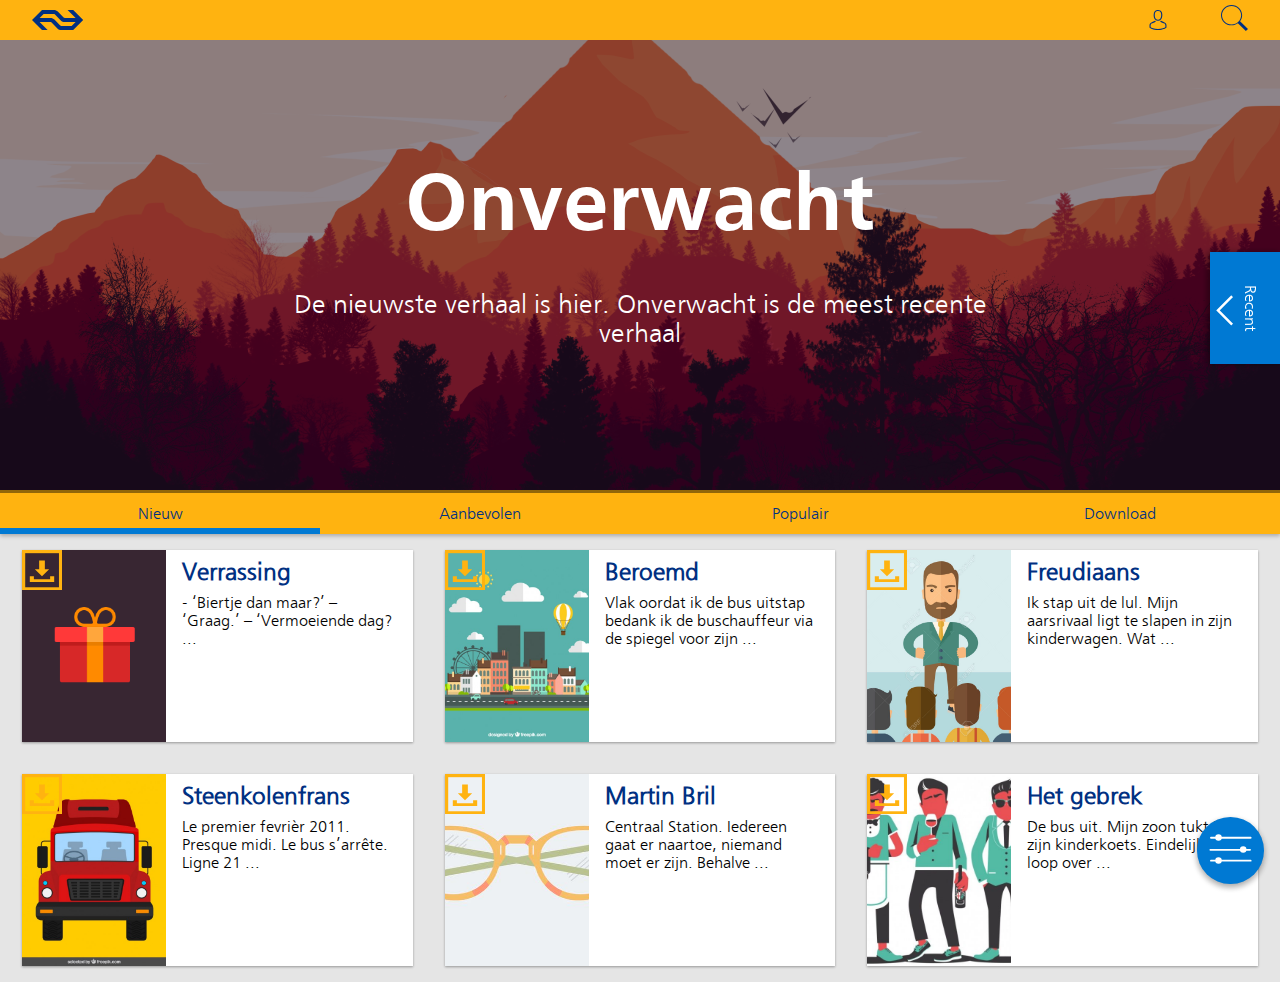
<file: index.html>
<!DOCTYPE html>
<html lang="nl">

<head>
    <meta charset="UTF-8">
    <meta name="viewport" content="width=device-width, initial-scale=1.0">
    <link rel="stylesheet" href="stylesheet/stylesheet.css">
    <title>Home Page</title>
</head>


<body>
    <header>

        <!--bovenste navigatie-->
        <ul>
            <li>
                <a href="#"><img src="icon/nslogo.svg" alt="Home"></a>
            </li>
            <li>
                <a href="registreren.html"><img src="icon/person.svg" alt="Aanmelden"></a>
            </li>
            <li>
                <form>
                    <input id="zoeken" name='zoeken' type="text" list="data_verhalen" placeholder="Wat voor verhalen zoekt u?">
                    <datalist id="data_verhalen">
                      <option value="Paraoia"></option>
                      <option value="Paraoia2"></option>
                    </datalist>
                    <input type="submit">
                </form>
            </li>
        </ul>

        <!--uitgelicht-->
        <section>
            <article class="uitgelicht">
                <h1>Onverwacht</h1>
                <p>De nieuwste verhaal is hier. Onverwacht is de meest recente verhaal</p>
                <a href="#"><img src="image/foto4.png" alt="oude stel">
                </a>
            </article>

            <article class="uitgelicht">
                <h1>Paranoia</h1>
                <a href="#"><img src="image/foto1.png" alt="oude stel"></a>
                <p>Lees de meest spannende verhaal NU! Paranoia is heel spannend</p>
            </article>


        </section>

        <!--hoofd navigatie-->
        <nav>
            <ul>
                <li class="navLocation"><a href="index.html">Nieuw</a></li>
                <li><a href="aanbevolen.html">Aanbevolen</a></li>
                <li><a href="populair.html">Populair</a></li>
                <li><a href="download.html">Download</a></li>
            </ul>
        </nav>

    </header>


    <main class="overzicht">

        <section id="testFilter">

        </section>

        <article>
            <a href="#">
                <div></div>
                <img class="download" src="icon/download.svg" alt="download">
                <img src="image/foto1.png" alt="Verassing">
                <h2>Verrassing</h2>
                <p>- ‘Biertje dan maar?’ – ‘Graag.’ – ‘Vermoeiende dag?</p>
            </a>
        </article>

        <article>
            <a href="#">
                <img class="download" src="icon/download.svg" alt="download">
                <img src="image/foto2.jpg" alt="Beroemd">
                <h2>Beroemd</h2>
                <p>Vlak oordat ik de bus uitstap bedank ik de buschauffeur via de spiegel voor zijn</p>
            </a>
        </article>

        <article>
            <a href="#">
                <img class="download" src="icon/download.svg" alt="download">
                <img src="image/foto3.jpg" alt="Fruediaans">
                <h2>Freudiaans</h2>
                <p>Ik stap uit de lul. Mijn aarsrivaal ligt te slapen in zijn kinderwagen. Wat</p>
            </a>
        </article>

        <article>
            <a href="#">
                <img class="download" src="icon/download.svg" alt="download">
                <img src="image/foto4.jpg" alt="Steenkolenfrans">
                <h2>Steenkolenfrans</h2>
                <p>Le premier fevrièr 2011. Presque midi. Le bus s’arrête. Ligne 21</p>
            </a>
        </article>

        <article>
            <a href="#">
                <img class="download" src="icon/download.svg" alt="download">
                <img src="image/foto5.jpg" alt="Marin Bril">
                <h2>Martin Bril</h2>
                <p>Centraal Station. Iedereen gaat er naartoe, niemand moet er zijn. Behalve</p>
            </a>
        </article>

        <article>
            <a href="#">
                <img class="download" src="icon/download.svg" alt="download">
                <img src="image/foto6.jpg" alt="Het gebrek">
                <h2>Het gebrek</h2>
                <p>De bus uit. Mijn zoon tukt in zijn kinderkoets. Eindelijk. Ik loop over</p>
            </a>
        </article>

        <button id="filterButton" type="button" name="filter"><img src="icon/filter.svg" alt="filter"></button>

        <!--filter sectie-->
        <section class="filter">

            <h2>Filter</h2>

            <section class="genre">
                <input type="checkbox" id="correspondentie">
                <label for="correspondentie">correspondentie</label>
                <input type="checkbox" id="fictie">
                <label for="fictie">fictie</label>
                <input type="checkbox" id="non-fictie">
                <label for="non-fictie">non-fictie</label>
                <input type="checkbox" id="opinie">
                <label for="opinie">opinie</label>
                <input type="checkbox" id="kort">
                <label for="kort">kort</label>

            </section>

            <section class="duur">
                <label for="duur">Duur</label>
                <input type="range" id="duur" min="0" max="60" step="10" value="60" oninput="duurValue.value = duur.value">
                <output name="duurValue" id="duurValue">60 min</output>
            </section>

            <section class="datum">
                <label for="datum">Datum</label>
                <input type="month" id="maand">
            </section>

            <button type="button" name="annuleren">Annuleren</button>
            <button type="button" name="toepassen">Toepassen</button>
        </section>

        <!--recent overlay-->
        <section class="recent">
            <p>
                Uw heeft nog geen verhalen gelezen. Probeer één van deze verhalen hieronder.
            </p>

            <a href="paranoia.html">
                <article>
                    <img src="image/a4-paranoia.jpg" alt="Paranoia">
                    <p>Paranoia</p>
                </article>
            </a>

            <a href="#">
                <article>
                    <img src="image/a4-ongeluk.jpg" alt="Paranoia">
                    <p>Ongeluk</p>
                </article>
            </a>

            <button type="button" name="recent">Recent
            <img src="icon/recent.svg" alt="recent">
            </button>
        </section>

    </main>

</body>

<script src="script/script.js"></script>

</html>
</file>
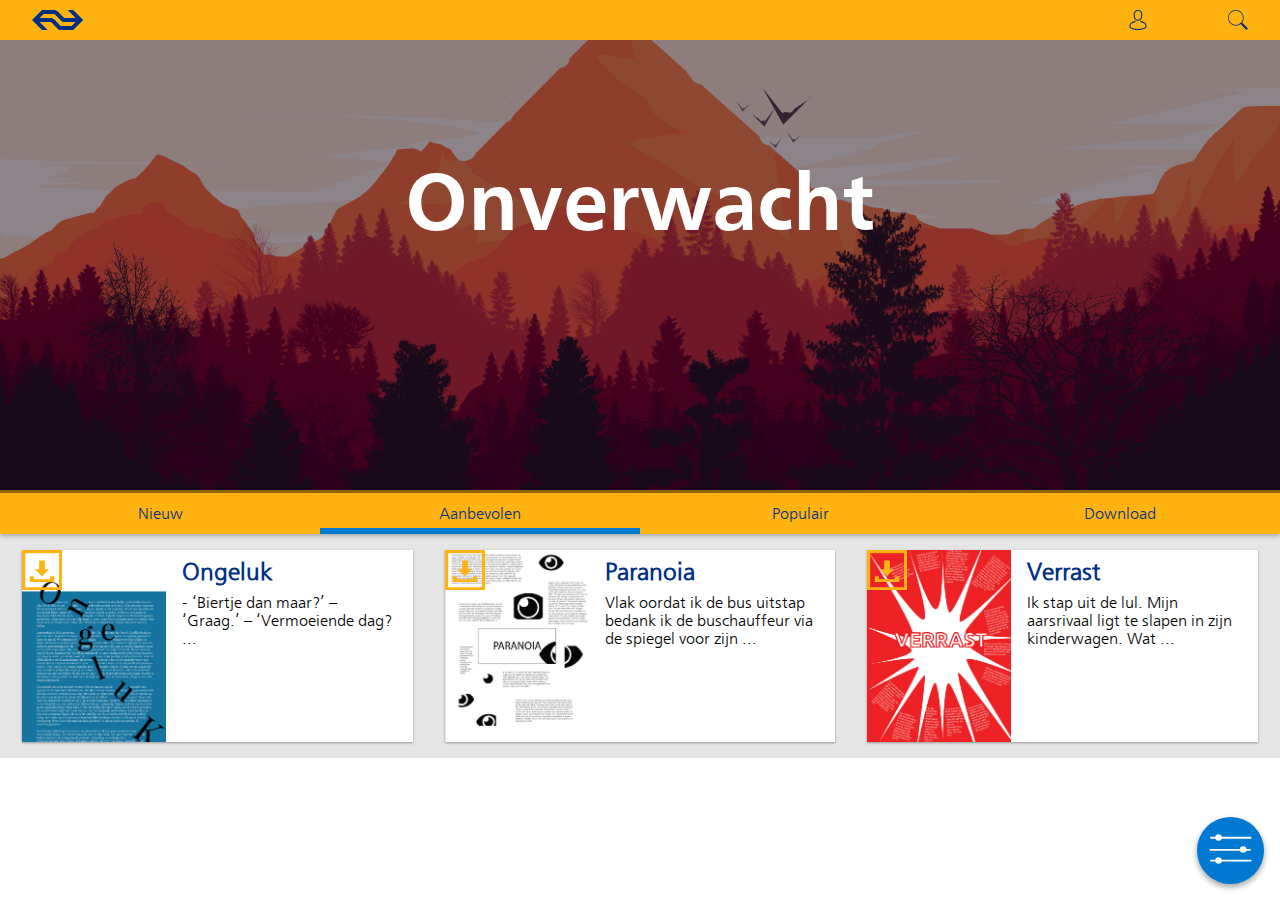
<file: aanbevolen.html>
<!DOCTYPE html>
<html lang="nl">

<head>
    <meta charset="UTF-8">
    <meta name="viewport" content="width=device-width, initial-scale=1.0">
    <link rel="stylesheet" href="stylesheet/stylesheet.css">
    <title>Home Page</title>
</head>


<body>
    <header>

        <!--bovenste navigatie-->
        <ul>
            <li>
                <a href="index.html"><img src="icon/nslogo.svg" alt="Home"></a>
            </li>
            <li>
                <a href="registreren.html"><img src="icon/person.svg" alt="Aanmelden"></a>
            </li>
            <li>
                <a href="#"><img src="icon/search.svg" alt="Zoeken"></a>
            </li>
        </ul>

        <!--uitgelicht-->
        <section>
            <article>
                <h1>Onverwacht</h1>
                <a href="#"><img src="image/foto4.png" alt="oude stel"></a>
            </article>
        </section>

        <!--hoofd navigatie-->
        <nav>
            <ul>
                <li><a href="index.html">Nieuw</a></li>
                <li class="navLocation"><a href="aanbevolen.html">Aanbevolen</a></li>
                <li><a href="populair.html">Populair</a></li>
                <li><a href="download.html">Download</a></li>
            </ul>
        </nav>

    </header>


    <main class="overzicht">

        <article>
            <a href="ongeluk.html">
                <img class="download" src="icon/download.svg" alt="download">
                <img src="image/a4-ongeluk.jpg" alt="Ongeluk">
                <h2>Ongeluk</h2>
                <p>- ‘Biertje dan maar?’ – ‘Graag.’ – ‘Vermoeiende dag?</p>
            </a>
        </article>

        <article>
            <a href="paranoia.html">
                <img class="download" src="icon/download.svg" alt="download">
                <img src="image/a4-paranoia.jpg" alt="Paranoia">
                <h2>Paranoia</h2>
                <p>Vlak oordat ik de bus uitstap bedank ik de buschauffeur via de spiegel voor zijn</p>
            </a>
        </article>

        <article>
            <a href="verrast.html">
                <img class="download" src="icon/download.svg" alt="download">
                <img src="image/a4-verrast.jpg" alt="verrast">
                <h2>Verrast</h2>
                <p>Ik stap uit de lul. Mijn aarsrivaal ligt te slapen in zijn kinderwagen. Wat</p>
            </a>
        </article>

        <button  id="filterButton" type="button" name="filter"><img src="icon/filter.svg" alt="filter"></button>

        <!--filter sectie-->
        <section class="filter">

            <h2>Filter</h2>

            <section class="genre">
                <input type="checkbox" id="correspondentie">
                <label for="correspondentie">correspondentie</label>
                <input type="checkbox" id="fictie">
                <label for="fictie">fictie</label>
                <input type="checkbox" id="non-fictie">
                <label for="non-fictie">non-fictie</label>
                <input type="checkbox" id="opinie">
                <label for="opinie">opinie</label>
                <input type="checkbox" id="kort">
                <label for="kort">kort</label>

            </section>

            <section class="duur">
                <label for="duur">Duur</label>
                <input type="range" id="duur" min="0" max="60" step="10" value="60" oninput="duurValue.value = duur.value" >
                <output name="duurValue" id="duurValue">60 min</output>
            </section>

            <section class="datum">
                <label for="datum">Datum</label>
                <input type="month" id="maand">
            </section>

            <button type="button" name="annuleren">Annuleren</button>
            <button type="button" name="toepassen">Toepassen</button>
        </section>

    </main>

</body>

<script src="script/script.js"></script>

</html>
</file>
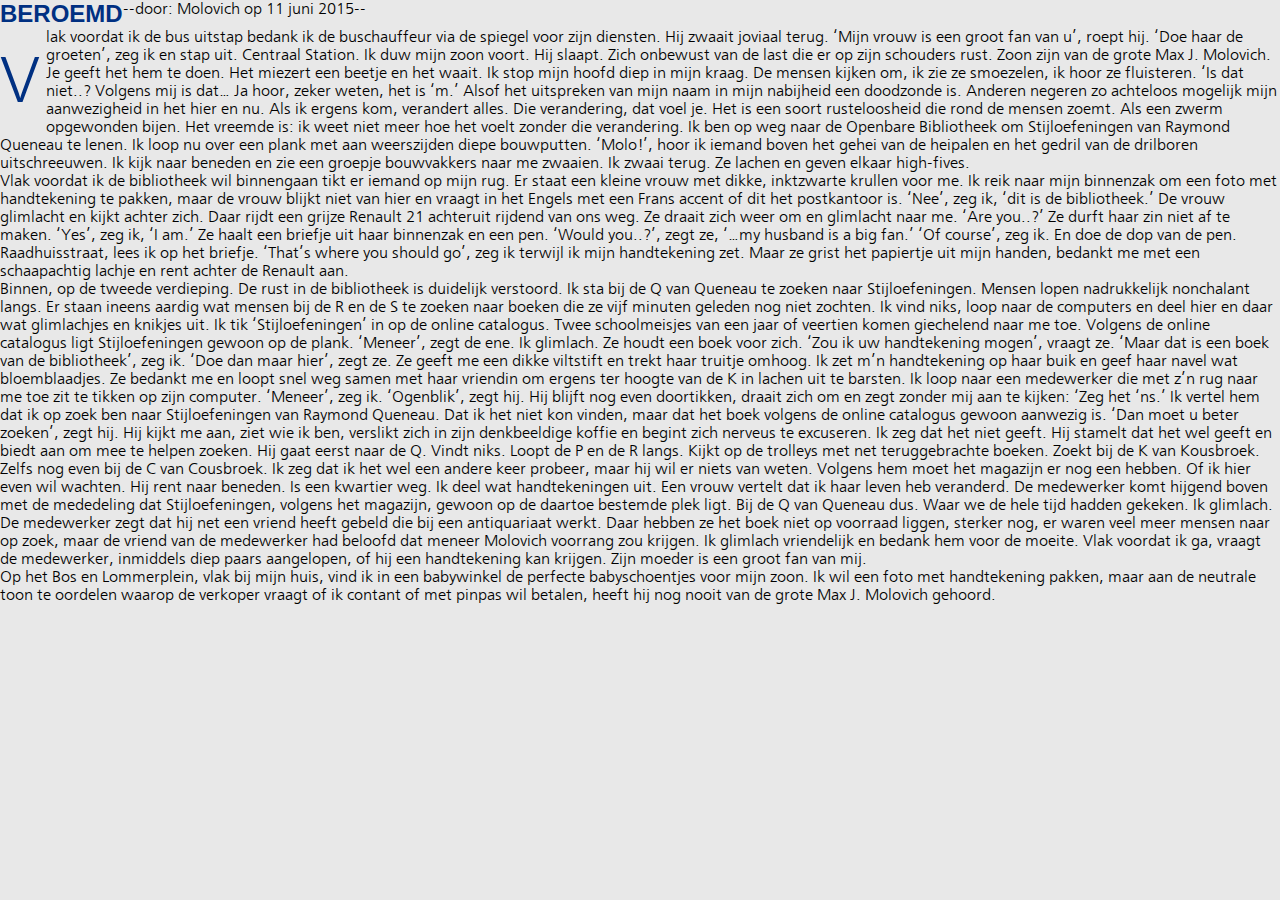
<file: detail.html>
<!DOCTYPE html>
<html lang="nl">

<head>
    <meta charset="UTF-8">
    <meta name="viewport" content="width=device-width, initial-scale=1.0">
    <title>Detail Pagina</title>
    <link rel="stylesheet" href="stylesheet/stylesheet.css">
</head>

<body class="body_bigger_than_mobile">

    <main class="storie_main_container">
        <article class="storie">
            <h1>BEROEMD</h1>

            <span id="test">--door: Molovich op 11 juni 2015--</span>

            <p>Vlak voordat ik de bus uitstap bedank ik de buschauffeur via de spiegel voor zijn diensten. Hij zwaait joviaal terug. ‘Mijn vrouw is een groot fan van u’, roept hij. ‘Doe haar de groeten’, zeg ik en stap uit. Centraal Station. Ik duw mijn zoon voort. Hij slaapt. Zich onbewust van de last die er op zijn schouders rust. Zoon zijn van de grote Max J. Molovich. Je geeft het hem te doen. Het miezert een beetje en het waait. Ik stop mijn hoofd diep in mijn kraag. De mensen kijken om, ik zie ze smoezelen, ik hoor ze fluisteren. ‘Is dat niet..? Volgens mij is dat… Ja hoor, zeker weten, het is ‘m.’ Alsof het uitspreken van mijn naam in mijn nabijheid een doodzonde is. Anderen negeren zo achteloos mogelijk mijn aanwezigheid in het hier en nu. Als ik ergens kom, verandert alles. Die verandering, dat voel je. Het is een soort rusteloosheid die rond de mensen zoemt. Als een zwerm opgewonden bijen. Het vreemde is: ik weet niet meer hoe het voelt zonder die verandering. Ik ben op weg naar de Openbare Bibliotheek om Stijloefeningen van Raymond Queneau te lenen. Ik loop nu over een plank met aan weerszijden diepe bouwputten. ‘Molo!’, hoor ik iemand boven het gehei van de heipalen en het gedril van de drilboren uitschreeuwen. Ik kijk naar beneden en zie een groepje bouwvakkers naar me zwaaien. Ik zwaai terug. Ze lachen en geven elkaar high-fives.
            </p>
            <p>Vlak voordat ik de bibliotheek wil binnengaan tikt er iemand op mijn rug. Er staat een kleine vrouw met dikke, inktzwarte krullen voor me. Ik reik naar mijn binnenzak om een foto met handtekening te pakken, maar de vrouw blijkt niet van hier en vraagt in het Engels met een Frans accent of dit het postkantoor is. ‘Nee’, zeg ik, ‘dit is de bibliotheek.’ De vrouw glimlacht en kijkt achter zich. Daar rijdt een grijze Renault 21 achteruit rijdend van ons weg. Ze draait zich weer om en glimlacht naar me. ‘Are you..?’ Ze durft haar zin niet af te maken. ‘Yes’, zeg ik, ‘I am.’ Ze haalt een briefje uit haar binnenzak en een pen. ‘Would you..?’, zegt ze, ‘…my husband is a big fan.’ ‘Of course’, zeg ik. En doe de dop van de pen. Raadhuisstraat, lees ik op het briefje. ‘That’s where you should go’, zeg ik terwijl ik mijn handtekening zet. Maar ze grist het papiertje uit mijn handen, bedankt me met een schaapachtig lachje en rent achter de Renault aan.
            </p>
            <p>Binnen, op de tweede verdieping. De rust in de bibliotheek is duidelijk verstoord. Ik sta bij de Q van Queneau te zoeken naar Stijloefeningen. Mensen lopen nadrukkelijk nonchalant langs. Er staan ineens aardig wat mensen bij de R en de S te zoeken naar boeken die ze vijf minuten geleden nog niet zochten. Ik vind niks, loop naar de computers en deel hier en daar wat glimlachjes en knikjes uit. Ik tik ‘Stijloefeningen’ in op de online catalogus. Twee schoolmeisjes van een jaar of veertien komen giechelend naar me toe. Volgens de online catalogus ligt Stijloefeningen gewoon op de plank. ‘Meneer’, zegt de ene. Ik glimlach. Ze houdt een boek voor zich. ‘Zou ik uw handtekening mogen’, vraagt ze. ‘Maar dat is een boek van de bibliotheek’, zeg ik. ‘Doe dan maar hier’, zegt ze. Ze geeft me een dikke viltstift en trekt haar truitje omhoog. Ik zet m’n handtekening op haar buik en geef haar navel wat bloemblaadjes. Ze bedankt me en loopt snel weg samen met haar vriendin om ergens ter hoogte van de K in lachen uit te barsten. Ik loop naar een medewerker die met z’n rug naar me toe zit te tikken op zijn computer. ‘Meneer’, zeg ik. ‘Ogenblik’, zegt hij. Hij blijft nog even doortikken, draait zich om en zegt zonder mij aan te kijken: ‘Zeg het ‘ns.’ Ik vertel hem dat ik op zoek ben naar Stijloefeningen van Raymond Queneau. Dat ik het niet kon vinden, maar dat het boek volgens de online catalogus gewoon aanwezig is. ‘Dan moet u beter zoeken’, zegt hij. Hij kijkt me aan, ziet wie ik ben, verslikt zich in zijn denkbeeldige koffie en begint zich nerveus te excuseren. Ik zeg dat het niet geeft. Hij stamelt dat het wel geeft en biedt aan om mee te helpen zoeken. Hij gaat eerst naar de Q. Vindt niks. Loopt de P en de R langs. Kijkt op de trolleys met net teruggebrachte boeken. Zoekt bij de K van Kousbroek. Zelfs nog even bij de C van Cousbroek. Ik zeg dat ik het wel een andere keer probeer, maar hij wil er niets van weten. Volgens hem moet het magazijn er nog een hebben. Of ik hier even wil wachten. Hij rent naar beneden. Is een kwartier weg. Ik deel wat handtekeningen uit. Een vrouw vertelt dat ik haar leven heb veranderd. De medewerker komt hijgend boven met de mededeling dat Stijloefeningen, volgens het magazijn, gewoon op de daartoe bestemde plek ligt. Bij de Q van Queneau dus. Waar we de hele tijd hadden gekeken. Ik glimlach. De medewerker zegt dat hij net een vriend heeft gebeld die bij een antiquariaat werkt. Daar hebben ze het boek niet op voorraad liggen, sterker nog, er waren veel meer mensen naar op zoek, maar de vriend van de medewerker had beloofd dat meneer Molovich voorrang zou krijgen. Ik glimlach vriendelijk en bedank hem voor de moeite. Vlak voordat ik ga, vraagt de medewerker, inmiddels diep paars aangelopen, of hij een handtekening kan krijgen. Zijn moeder is een groot fan van mij.
            </p>
            <p>Op het Bos en Lommerplein, vlak bij mijn huis, vind ik in een babywinkel de perfecte babyschoentjes voor mijn zoon. Ik wil een foto met handtekening pakken, maar aan de neutrale toon te oordelen waarop de verkoper vraagt of ik contant of met pinpas wil betalen, heeft hij nog nooit van de grote Max J. Molovich gehoord.
            </p>

        </article>

    </main>

</body>

</html>
</file>
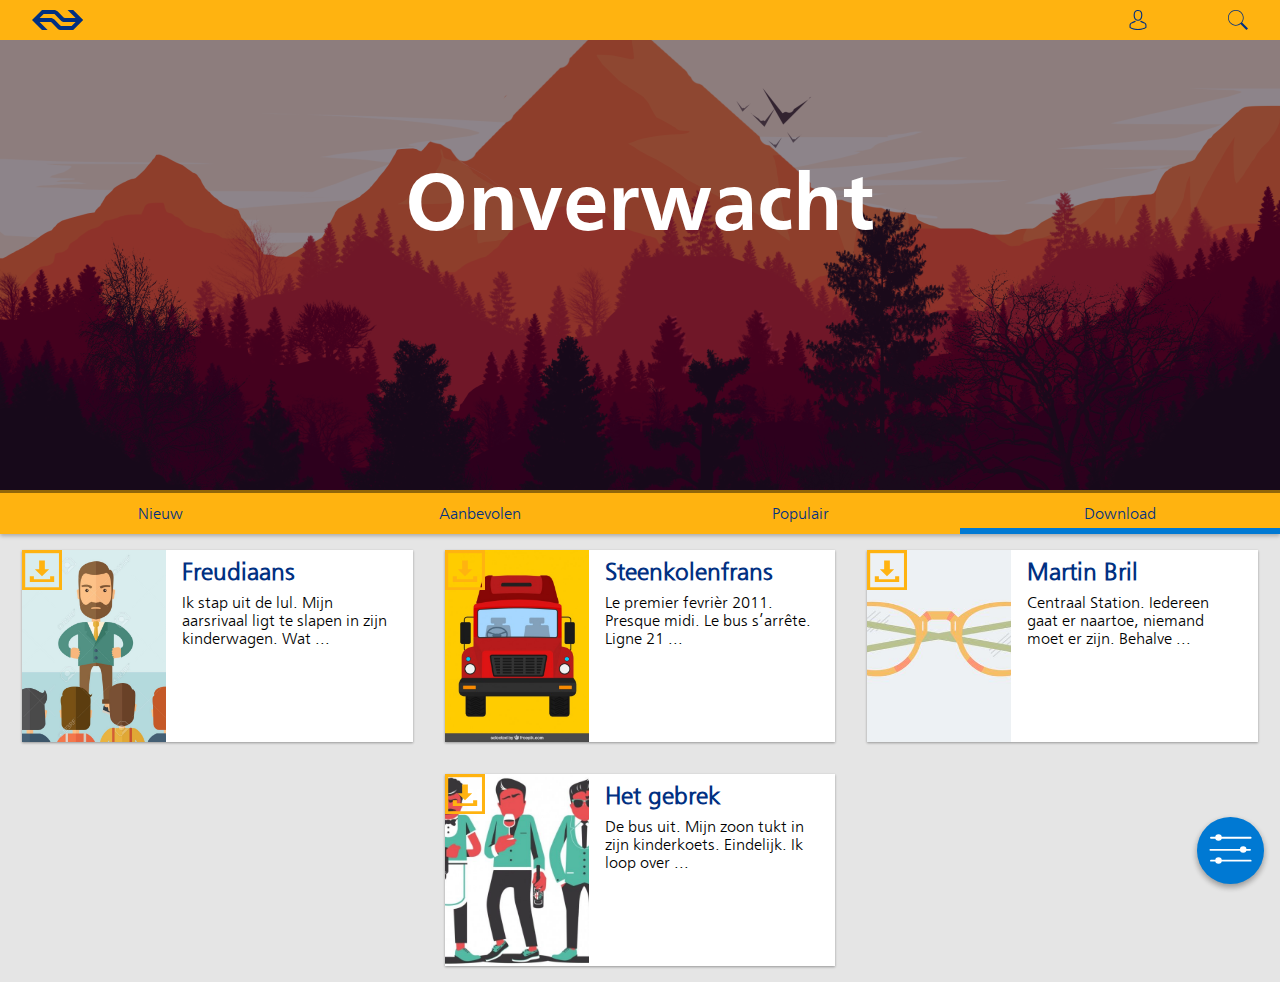
<file: download.html>
<!DOCTYPE html>
<html lang="nl">

<head>
    <meta charset="UTF-8">
    <meta name="viewport" content="width=device-width, initial-scale=1.0">
    <link rel="stylesheet" href="stylesheet/stylesheet.css">
    <title>Home Page</title>
</head>


<body>
    <header>

        <!--bovenste navigatie-->
        <ul>
            <li>
                <a href="index.html"><img src="icon/nslogo.svg" alt="Home"></a>
            </li>
            <li>
                <a href="registreren.html"><img src="icon/person.svg" alt="Aanmelden"></a>
            </li>
            <li>
                <a href="#"><img src="icon/search.svg" alt="Zoeken"></a>
            </li>
        </ul>

        <!--uitgelicht-->
        <section>
            <article>
                <h1>Onverwacht</h1>
                <a href="#"><img src="image/foto4.png" alt="oude stel"></a>
            </article>
        </section>

        <!--hoofd navigatie-->
        <nav>
            <ul>
                <li><a href="index.html">Nieuw</a></li>
                <li><a href="aanbevolen.html">Aanbevolen</a></li>
                <li><a href="populair.html">Populair</a></li>
                <li class="navLocation"><a href="download.html">Download</a></li>
            </ul>
        </nav>

    </header>


    <main class="overzicht">
      
        <article>
            <a href="#">
                <img class="download" src="icon/download.svg" alt="download">
                <img src="image/foto3.jpg" alt="">
                <h2>Freudiaans</h2>
                <p>Ik stap uit de lul. Mijn aarsrivaal ligt te slapen in zijn kinderwagen. Wat</p>
            </a>
        </article>

        <article>
            <a href="#">
                <img class="download" src="icon/download.svg" alt="download">
                <img src="image/foto4.jpg" alt="">
                <h2>Steenkolenfrans</h2>
                <p>Le premier fevrièr 2011. Presque midi. Le bus s’arrête. Ligne 21</p>
            </a>
        </article>

        <article>
            <a href="#">
                <img class="download" src="icon/download.svg" alt="download">
                <img src="image/foto5.jpg" alt="">
                <h2>Martin Bril</h2>
                <p>Centraal Station. Iedereen gaat er naartoe, niemand moet er zijn. Behalve</p>
            </a>
        </article>

        <article>
            <a href="#">
                <img class="download" src="icon/download.svg" alt="download">
                <img src="image/foto6.jpg" alt="">
                <h2>Het gebrek</h2>
                <p>De bus uit. Mijn zoon tukt in zijn kinderkoets. Eindelijk. Ik loop over</p>
            </a>
        </article>

        <button  id="filterButton" type="button" name="filter"><img src="icon/filter.svg" alt="filter"></button>

        <!--filter sectie-->
        <section class="filter">

            <h2>Filter</h2>

            <section class="genre">
                <input type="checkbox" id="correspondentie">
                <label for="correspondentie">correspondentie</label>
                <input type="checkbox" id="fictie">
                <label for="fictie">fictie</label>
                <input type="checkbox" id="non-fictie">
                <label for="non-fictie">non-fictie</label>
                <input type="checkbox" id="opinie">
                <label for="opinie">opinie</label>
                <input type="checkbox" id="kort">
                <label for="kort">kort</label>

            </section>

            <section class="duur">
                <label for="duur">Duur</label>
                <input type="range" id="duur" min="0" max="60" step="10" value="60" oninput="duurValue.value = duur.value" >
                <output name="duurValue" id="duurValue">60 min</output>
            </section>

            <section class="datum">
                <label for="datum">Datum</label>
                <input type="month" id="maand">
            </section>

            <button type="button" name="annuleren">Annuleren</button>
            <button type="button" name="toepassen">Toepassen</button>
        </section>

    </main>

</body>

<script src="script/script.js"></script>

</html>
</file>
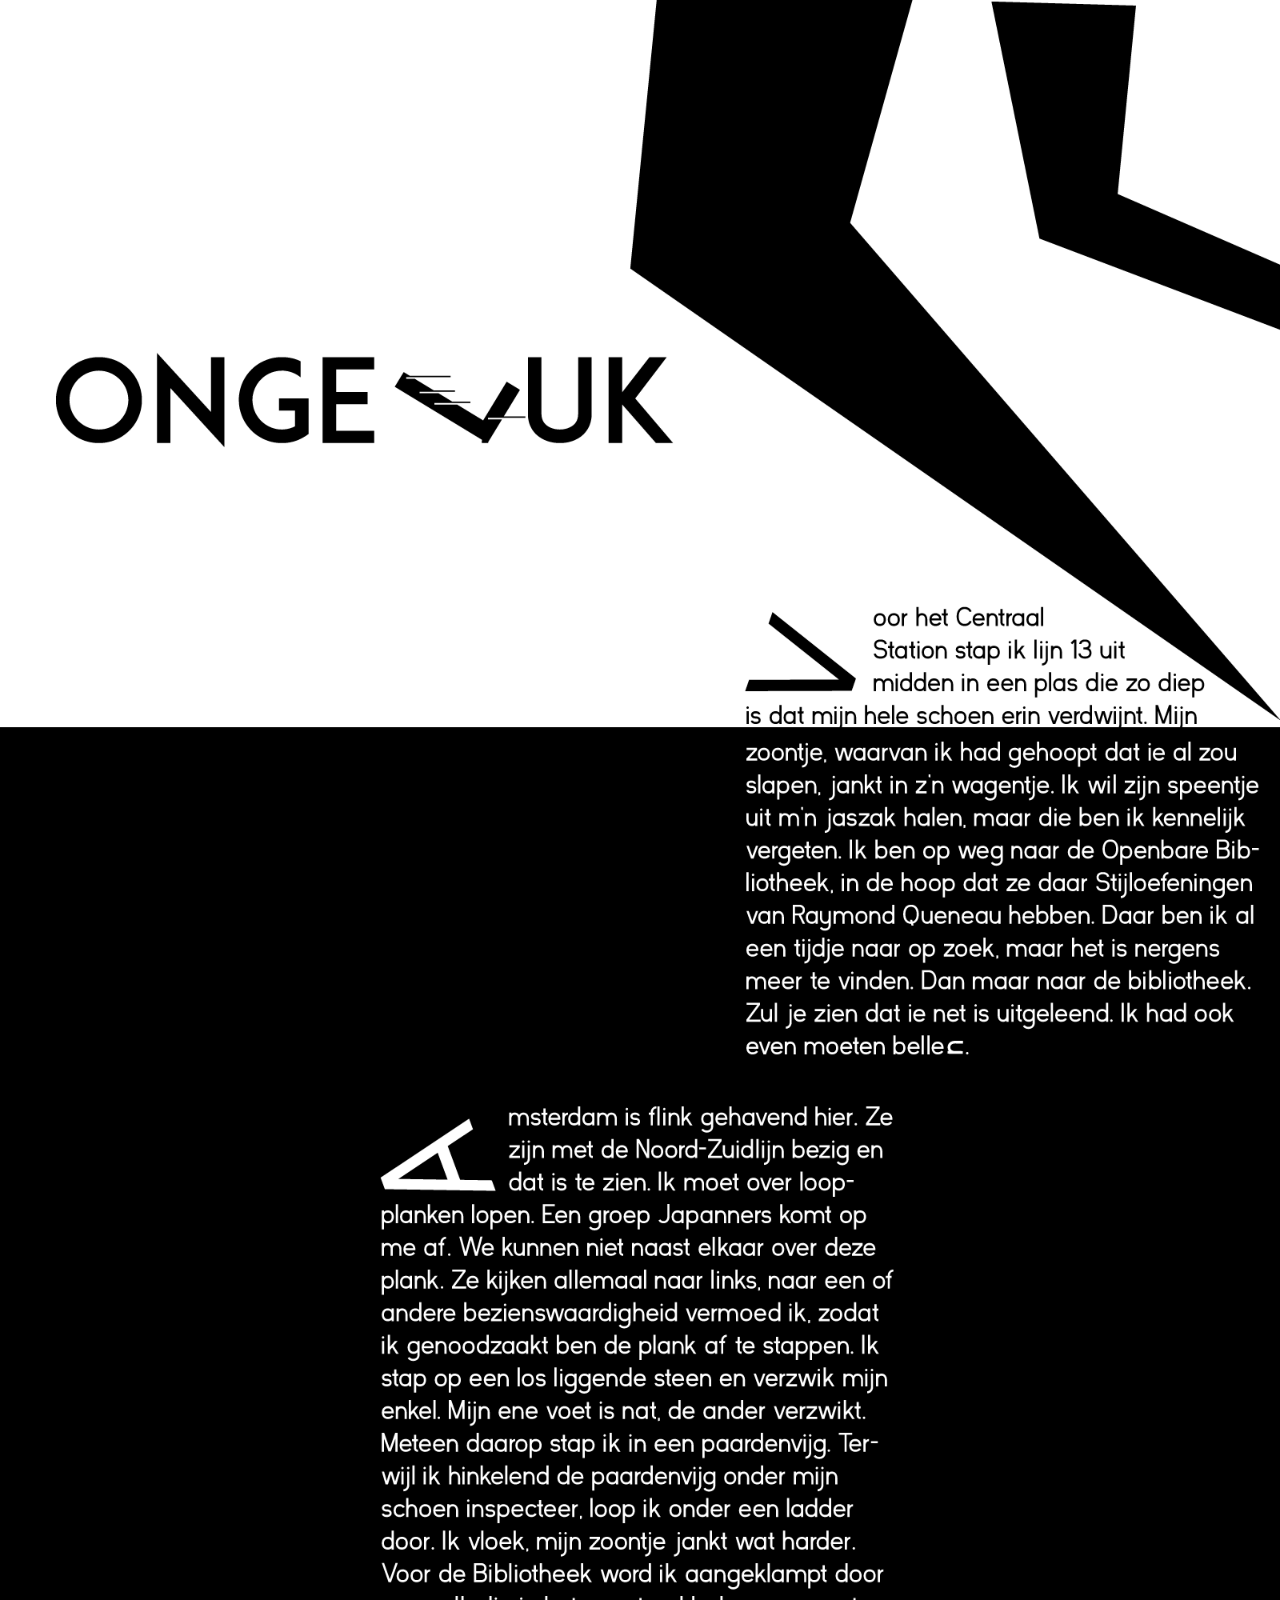
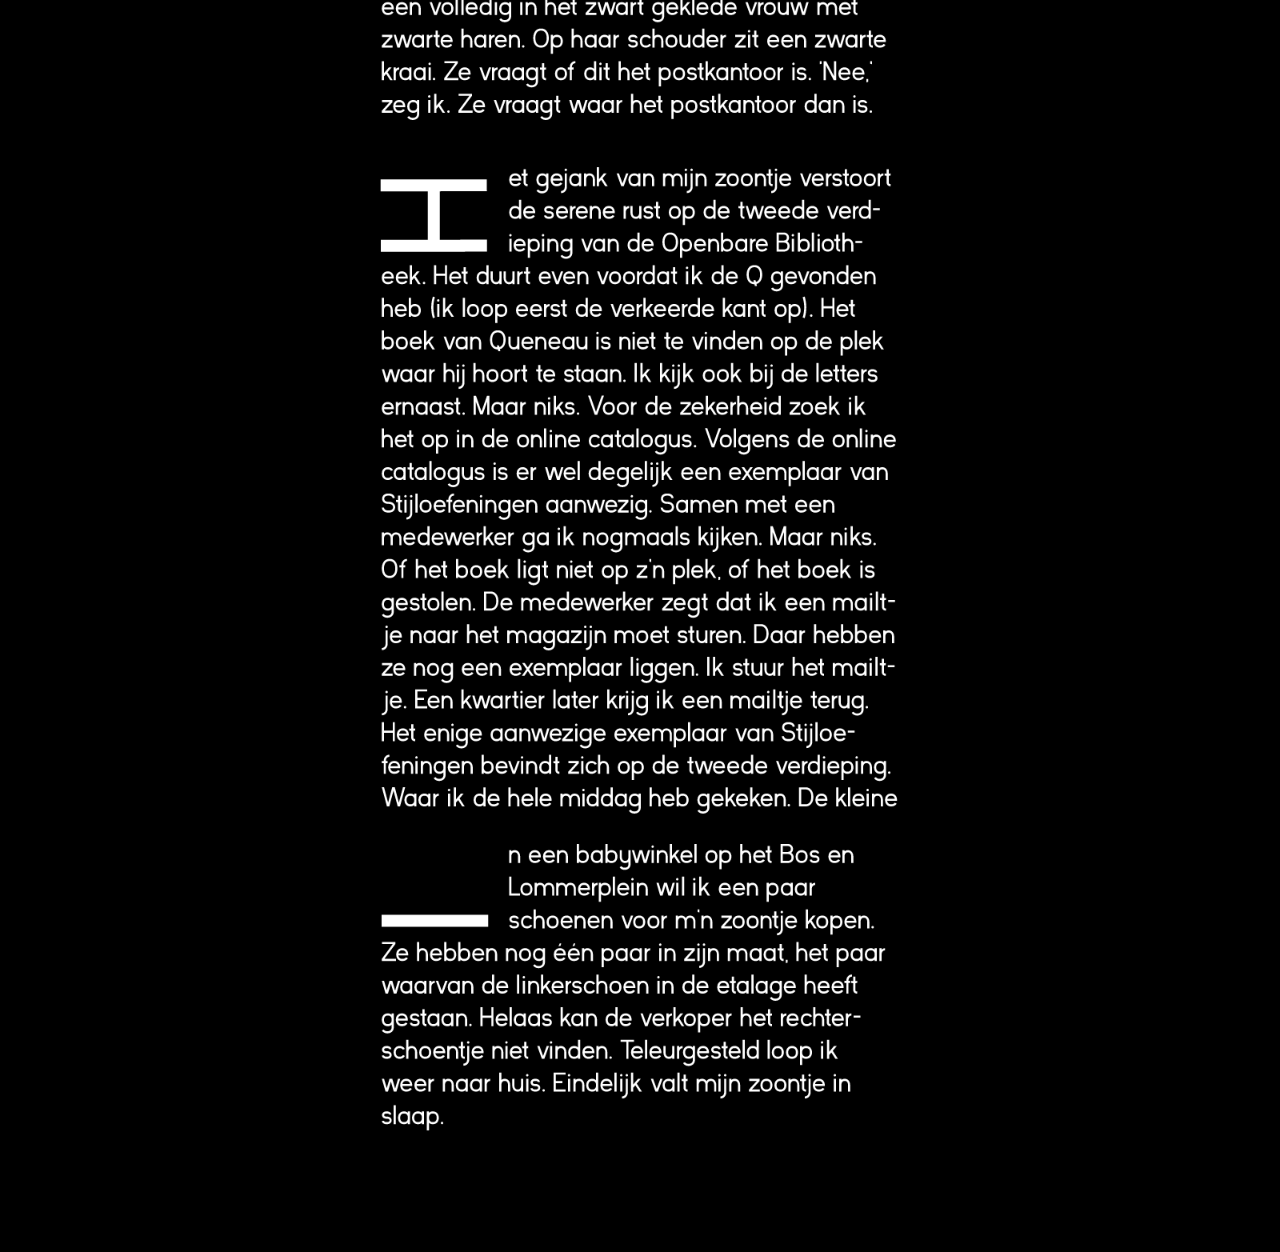
<file: ongeluk.html>
<!DOCTYPE html>
<html lang="nl">
<head>
  <meta charset="UTF-8">
  <meta name="viewport" content="width=device-width, initial-scale=1.0">
  <title>Oneluk</title>
  <link rel="stylesheet" href="stylesheet/stylesheet.css">
</head>

<body>
<main class="verhaal_responsive">
<section>
<img class="img_desktop" src="image/verhalen/ongeluk_desktop.png" alt="ongeluk">
<img class="img_tablet" src="image/verhalen/ongeluk_tablet.png" alt="ongeluk">
<img class="img_mobile" src="image/verhalen/ongeluk_tablet.png" alt="ongeluk">

</section>
</main>
</body>

<script src="script/script.js"></script>
</html>
</file>
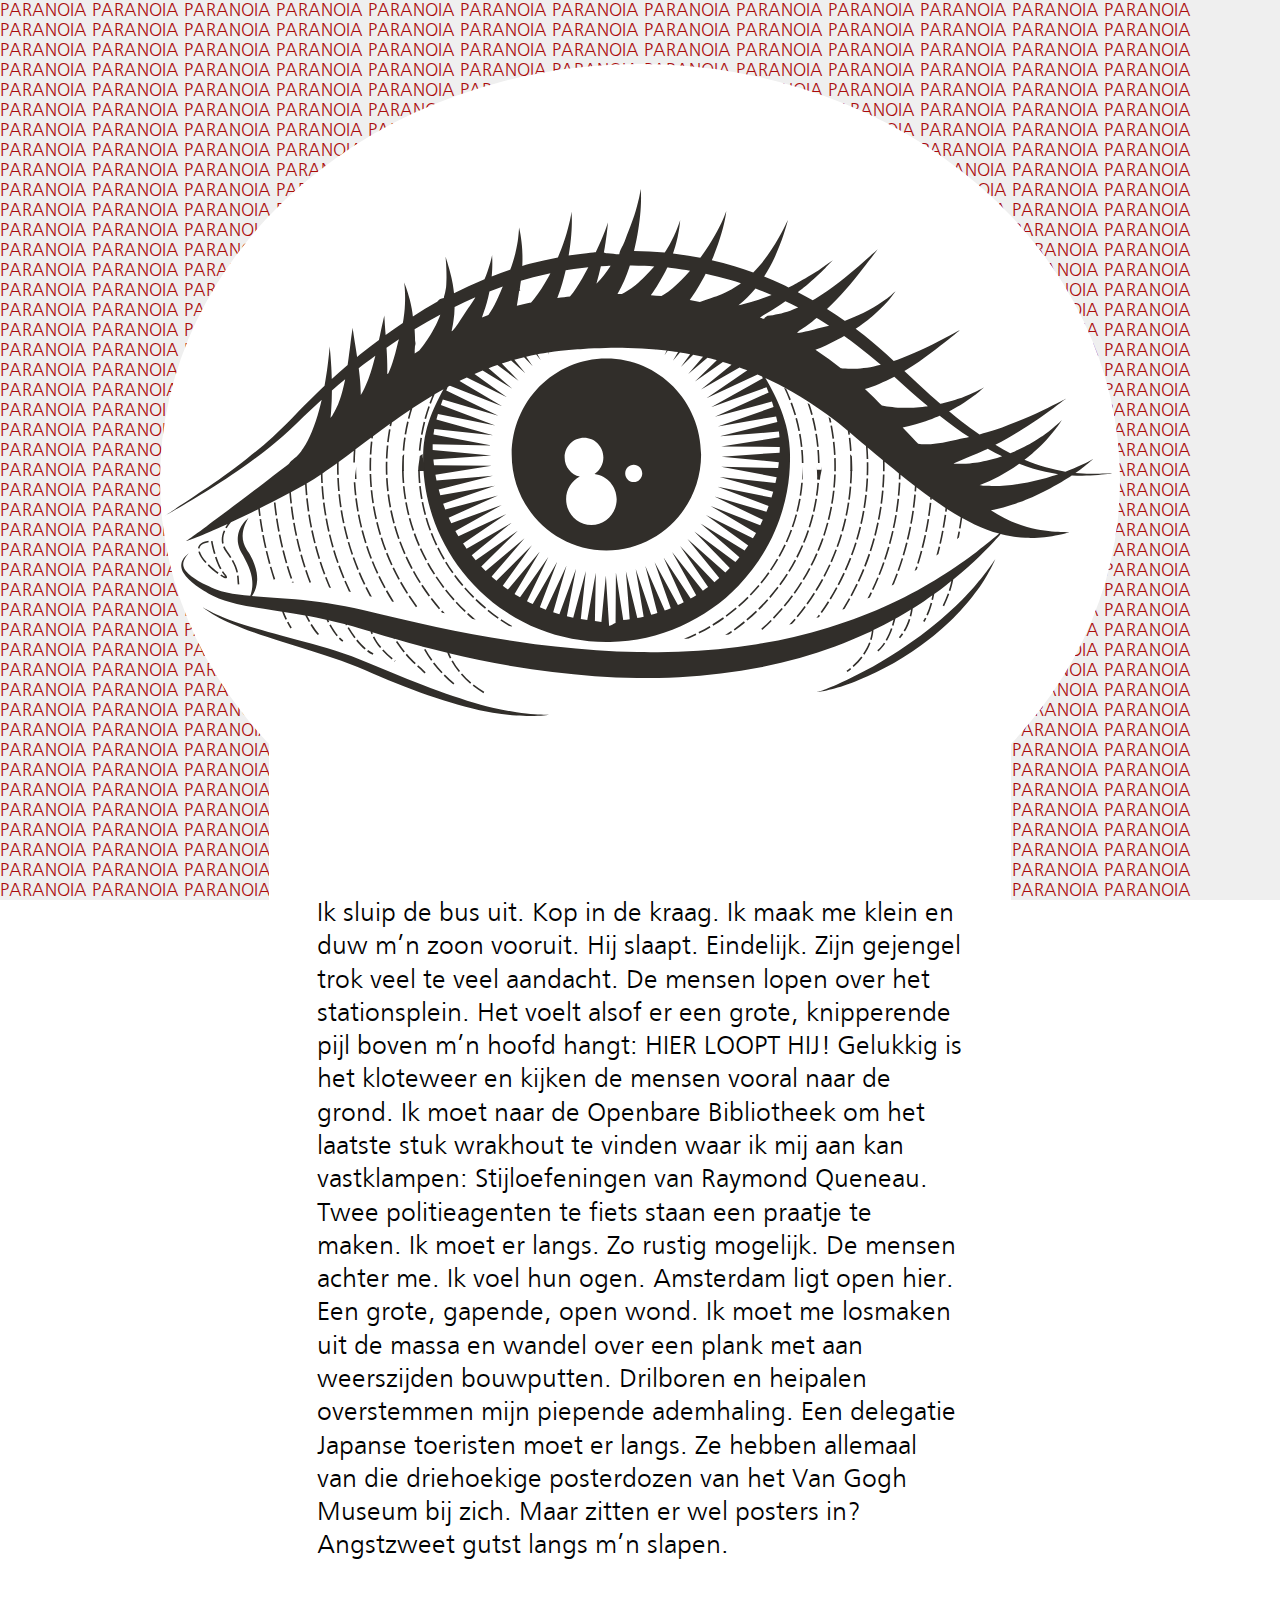
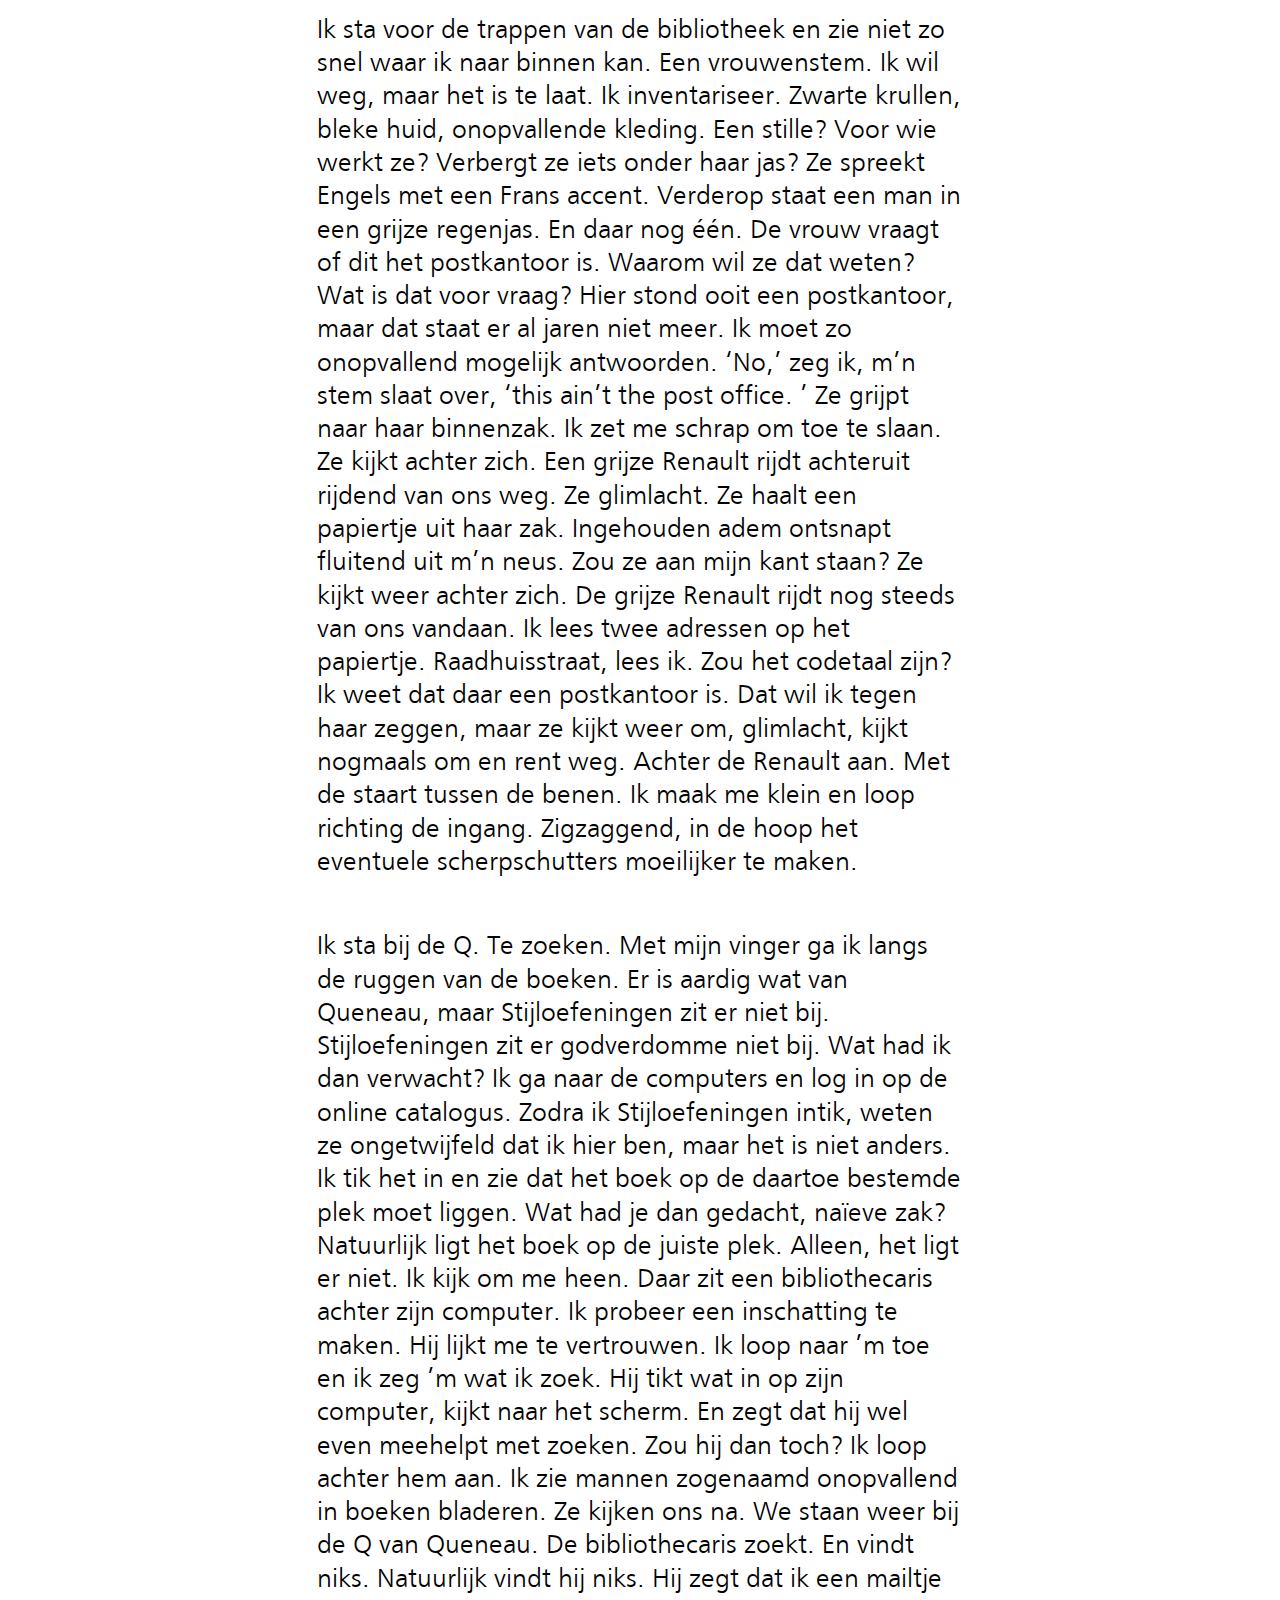
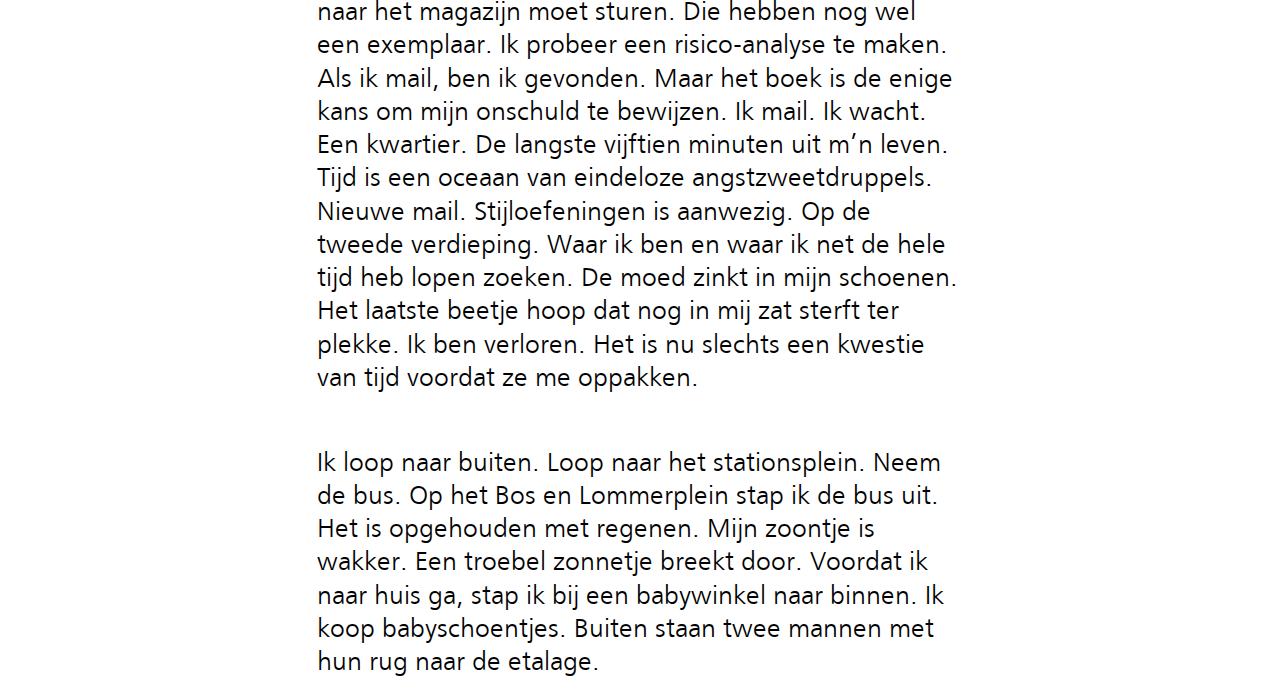
<file: paranoia.html>
<!DOCTYPE html>
<html lang="nl">
<head>
  <meta charset="UTF-8">
  <meta name="viewport" content="width=device-width, initial-scale=1.0">
  <title>Paranoia</title>
  <link rel="stylesheet" href="stylesheet/stylesheet.css">
</head>

<body>
<main class="paranoiaVerhaal">
  <p class="paranoia-background">PARANOIA PARANOIA PARANOIA PARANOIA PARANOIA PARANOIA PARANOIA PARANOIA PARANOIA PARANOIA PARANOIA PARANOIA PARANOIA PARANOIA PARANOIA PARANOIA PARANOIA PARANOIA PARANOIA PARANOIA PARANOIA PARANOIA PARANOIA PARANOIA PARANOIA PARANOIA PARANOIA PARANOIA PARANOIA PARANOIA PARANOIA PARANOIA PARANOIA PARANOIA PARANOIA PARANOIA PARANOIA PARANOIA PARANOIA PARANOIA PARANOIA PARANOIA PARANOIA PARANOIA PARANOIA PARANOIA PARANOIA PARANOIA PARANOIA PARANOIA PARANOIA PARANOIA PARANOIA PARANOIA PARANOIA PARANOIA PARANOIA PARANOIA PARANOIA PARANOIA PARANOIA PARANOIA PARANOIA PARANOIA PARANOIA PARANOIA PARANOIA PARANOIA PARANOIA PARANOIA PARANOIA PARANOIA PARANOIA PARANOIA PARANOIA PARANOIA PARANOIA PARANOIA PARANOIA PARANOIA PARANOIA PARANOIA PARANOIA PARANOIA PARANOIA PARANOIA PARANOIA PARANOIA PARANOIA PARANOIA PARANOIA PARANOIA PARANOIA PARANOIA PARANOIA PARANOIA PARANOIA PARANOIA PARANOIA PARANOIA PARANOIA PARANOIA PARANOIA PARANOIA PARANOIA PARANOIA PARANOIA PARANOIA PARANOIA PARANOIA PARANOIA PARANOIA PARANOIA PARANOIA PARANOIA PARANOIA PARANOIA PARANOIA PARANOIA PARANOIA PARANOIA PARANOIA PARANOIA PARANOIA PARANOIA PARANOIA PARANOIA PARANOIA PARANOIA PARANOIA PARANOIA PARANOIA PARANOIA PARANOIA PARANOIA PARANOIA PARANOIA PARANOIA PARANOIA PARANOIA PARANOIA PARANOIA PARANOIA PARANOIA PARANOIA PARANOIA PARANOIA PARANOIA PARANOIA PARANOIA PARANOIA PARANOIA PARANOIA PARANOIA PARANOIA PARANOIA PARANOIA PARANOIA PARANOIA PARANOIA PARANOIA PARANOIA PARANOIA PARANOIA PARANOIA PARANOIA PARANOIA PARANOIA PARANOIA PARANOIA PARANOIA PARANOIA PARANOIA PARANOIA PARANOIA PARANOIA PARANOIA PARANOIA PARANOIA PARANOIA PARANOIA PARANOIA PARANOIA PARANOIA PARANOIA PARANOIA PARANOIA PARANOIA PARANOIA PARANOIA PARANOIA PARANOIA PARANOIA PARANOIA PARANOIA PARANOIA PARANOIA PARANOIA PARANOIA PARANOIA PARANOIA PARANOIA PARANOIA PARANOIA PARANOIA PARANOIA PARANOIA PARANOIA PARANOIA PARANOIA PARANOIA PARANOIA PARANOIA PARANOIA PARANOIA PARANOIA PARANOIA PARANOIA PARANOIA PARANOIA PARANOIA PARANOIA PARANOIA PARANOIA PARANOIA PARANOIA PARANOIA PARANOIA PARANOIA PARANOIA PARANOIA PARANOIA PARANOIA PARANOIA PARANOIA PARANOIA PARANOIA PARANOIA PARANOIA PARANOIA PARANOIA PARANOIA PARANOIA PARANOIA PARANOIA PARANOIA PARANOIA PARANOIA PARANOIA PARANOIA PARANOIA PARANOIA PARANOIA PARANOIA PARANOIA PARANOIA PARANOIA PARANOIA PARANOIA PARANOIA PARANOIA PARANOIA PARANOIA PARANOIA PARANOIA PARANOIA PARANOIA PARANOIA PARANOIA PARANOIA PARANOIA PARANOIA PARANOIA PARANOIA PARANOIA PARANOIA PARANOIA PARANOIA PARANOIA PARANOIA PARANOIA PARANOIA PARANOIA PARANOIA PARANOIA PARANOIA PARANOIA PARANOIA PARANOIA PARANOIA PARANOIA PARANOIA PARANOIA PARANOIA PARANOIA PARANOIA PARANOIA PARANOIA PARANOIA PARANOIA PARANOIA PARANOIA PARANOIA PARANOIA PARANOIA PARANOIA PARANOIA PARANOIA PARANOIA PARANOIA PARANOIA PARANOIA PARANOIA PARANOIA PARANOIA PARANOIA PARANOIA PARANOIA PARANOIA PARANOIA PARANOIA PARANOIA PARANOIA PARANOIA PARANOIA PARANOIA PARANOIA PARANOIA PARANOIA PARANOIA PARANOIA PARANOIA PARANOIA PARANOIA PARANOIA PARANOIA PARANOIA PARANOIA PARANOIA PARANOIA PARANOIA PARANOIA PARANOIA PARANOIA PARANOIA PARANOIA PARANOIA PARANOIA PARANOIA PARANOIA PARANOIA PARANOIA PARANOIA PARANOIA PARANOIA PARANOIA PARANOIA PARANOIA PARANOIA PARANOIA PARANOIA PARANOIA PARANOIA PARANOIA PARANOIA PARANOIA PARANOIA PARANOIA PARANOIA PARANOIA PARANOIA PARANOIA PARANOIA PARANOIA PARANOIA PARANOIA PARANOIA PARANOIA PARANOIA PARANOIA PARANOIA PARANOIA PARANOIA PARANOIA PARANOIA PARANOIA PARANOIA PARANOIA PARANOIA PARANOIA PARANOIA PARANOIA PARANOIA PARANOIA PARANOIA PARANOIA PARANOIA PARANOIA PARANOIA PARANOIA PARANOIA PARANOIA PARANOIA PARANOIA PARANOIA PARANOIA PARANOIA PARANOIA PARANOIA PARANOIA PARANOIA PARANOIA PARANOIA PARANOIA PARANOIA PARANOIA PARANOIA PARANOIA PARANOIA PARANOIA PARANOIA PARANOIA PARANOIA PARANOIA PARANOIA PARANOIA PARANOIA PARANOIA PARANOIA PARANOIA PARANOIA PARANOIA PARANOIA PARANOIA PARANOIA PARANOIA PARANOIA PARANOIA PARANOIA PARANOIA PARANOIA PARANOIA PARANOIA PARANOIA PARANOIA PARANOIA PARANOIA PARANOIA PARANOIA PARANOIA PARANOIA PARANOIA PARANOIA PARANOIA PARANOIA PARANOIA PARANOIA PARANOIA PARANOIA PARANOIA PARANOIA PARANOIA PARANOIA PARANOIA PARANOIA PARANOIA PARANOIA PARANOIA PARANOIA PARANOIA PARANOIA PARANOIA PARANOIA PARANOIA PARANOIA PARANOIA PARANOIA PARANOIA PARANOIA PARANOIA PARANOIA PARANOIA PARANOIA PARANOIA PARANOIA PARANOIA PARANOIA PARANOIA PARANOIA PARANOIA PARANOIA PARANOIA PARANOIA PARANOIA PARANOIA PARANOIA PARANOIA PARANOIA PARANOIA PARANOIA PARANOIA PARANOIA PARANOIA PARANOIA PARANOIA PARANOIA PARANOIA PARANOIA PARANOIA PARANOIA PARANOIA PARANOIA PARANOIA PARANOIA PARANOIA PARANOIA PARANOIA PARANOIA PARANOIA PARANOIA PARANOIA PARANOIA PARANOIA PARANOIA PARANOIA PARANOIA PARANOIA PARANOIA PARANOIA PARANOIA PARANOIA PARANOIA PARANOIA PARANOIA PARANOIA PARANOIA PARANOIA PARANOIA PARANOIA PARANOIA PARANOIA PARANOIA PARANOIA PARANOIA PARANOIA PARANOIA PARANOIA PARANOIA PARANOIA PARANOIA PARANOIA PARANOIA PARANOIA PARANOIA PARANOIA PARANOIA PARANOIA PARANOIA PARANOIA PARANOIA PARANOIA PARANOIA PARANOIA PARANOIA PARANOIA PARANOIA PARANOIA PARANOIA PARANOIA PARANOIA PARANOIA PARANOIA PARANOIA PARANOIA PARANOIA PARANOIA PARANOIA PARANOIA PARANOIA PARANOIA PARANOIA PARANOIA PARANOIA PARANOIA PARANOIA PARANOIA PARANOIA PARANOIA PARANOIA PARANOIA PARANOIA PARANOIA PARANOIA PARANOIA PARANOIA PARANOIA PARANOIA PARANOIA PARANOIA PARANOIA PARANOIA PARANOIA PARANOIA PARANOIA PARANOIA PARANOIA PARANOIA PARANOIA PARANOIA PARANOIA PARANOIA PARANOIA PARANOIA PARANOIA PARANOIA PARANOIA PARANOIA PARANOIA PARANOIA PARANOIA PARANOIA PARANOIA PARANOIA PARANOIA PARANOIA PARANOIA PARANOIA PARANOIA PARANOIA PARANOIA PARANOIA PARANOIA PARANOIA PARANOIA PARANOIA PARANOIA PARANOIA PARANOIA PARANOIA PARANOIA PARANOIA PARANOIA PARANOIA PARANOIA PARANOIA PARANOIA PARANOIA PARANOIA PARANOIA PARANOIA PARANOIA PARANOIA PARANOIA PARANOIA PARANOIA PARANOIA PARANOIA PARANOIA PARANOIA PARANOIA PARANOIA PARANOIA PARANOIA PARANOIA PARANOIA PARANOIA PARANOIA PARANOIA PARANOIA PARANOIA PARANOIA PARANOIA PARANOIA PARANOIA PARANOIA PARANOIA PARANOIA PARANOIA PARANOIA PARANOIA PARANOIA PARANOIA PARANOIA PARANOIA PARANOIA PARANOIA PARANOIA PARANOIA PARANOIA PARANOIA PARANOIA PARANOIA PARANOIA PARANOIA PARANOIA PARANOIA PARANOIA PARANOIA PARANOIA PARANOIA PARANOIA PARANOIA PARANOIA PARANOIA PARANOIA PARANOIA PARANOIA PARANOIA PARANOIA PARANOIA PARANOIA PARANOIA PARANOIA PARANOIA PARANOIA PARANOIA PARANOIA PARANOIA PARANOIA PARANOIA PARANOIA PARANOIA PARANOIA PARANOIA PARANOIA PARANOIA PARANOIA PARANOIA PARANOIA PARANOIA PARANOIA PARANOIA PARANOIA PARANOIA PARANOIA PARANOIA PARANOIA PARANOIA PARANOIA PARANOIA PARANOIA PARANOIA PARANOIA PARANOIA PARANOIA PARANOIA PARANOIA PARANOIA PARANOIA PARANOIA PARANOIA PARANOIA PARANOIA PARANOIA PARANOIA PARANOIA PARANOIA PARANOIA PARANOIA PARANOIA PARANOIA PARANOIA PARANOIA PARANOIA PARANOIA PARANOIA PARANOIA PARANOIA PARANOIA PARANOIA PARANOIA PARANOIA PARANOIA PARANOIA PARANOIA PARANOIA PARANOIA PARANOIA PARANOIA PARANOIA PARANOIA PARANOIA PARANOIA PARANOIA PARANOIA PARANOIA PARANOIA PARANOIA PARANOIA PARANOIA PARANOIA PARANOIA PARANOIA PARANOIA PARANOIA PARANOIA PARANOIA PARANOIA PARANOIA PARANOIA PARANOIA PARANOIA PARANOIA PARANOIA PARANOIA PARANOIA PARANOIA PARANOIA PARANOIA PARANOIA PARANOIA PARANOIA PARANOIA PARANOIA PARANOIA PARANOIA PARANOIA PARANOIA PARANOIA PARANOIA PARANOIA PARANOIA PARANOIA PARANOIA PARANOIA PARANOIA PARANOIA PARANOIA PARANOIA  PARANOIA PARANOIA PARANOIA  PARANOIA PARANOIA PARANOIA PARANOIA PARANOIA PARANOIA PARANOIA PARANOIA PARANOIA PARANOIA PARANOIA PARANOIA PARANOIA PARANOIA PARANOIA PARANOIA PARANOIA PARANOIA PARANOIA PARANOIA PARANOIA PARANOIA PARANOIA PARANOIA PARANOIA PARANOIA PARANOIA PARANOIA PARANOIA PARANOIA PARANOIA PARANOIA PARANOIA PARANOIA PARANOIA PARANOIA PARANOIA PARANOIA PARANOIA PARANOIA PARANOIA PARANOIA PARANOIA PARANOIA PARANOIA PARANOIA PARANOIA PARANOIA PARANOIA PARANOIA PARANOIA PARANOIA PARANOIA PARANOIA PARANOIA PARANOIA PARANOIA PARANOIA PARANOIA PARANOIA PARANOIA PARANOIA PARANOIA PARANOIA PARANOIA PARANOIA PARANOIA PARANOIA PARANOIA PARANOIA PARANOIA PARANOIA PARANOIA PARANOIA PARANOIA PARANOIA PARANOIA PARANOIA PARANOIA PARANOIA PARANOIA PARANOIA PARANOIA PARANOIA PARANOIA PARANOIA PARANOIA PARANOIA PARANOIA PARANOIA PARANOIA PARANOIA PARANOIA PARANOIA PARANOIA PARANOIA PARANOIA PARANOIA PARANOIA PARANOIA PARANOIA PARANOIA PARANOIA PARANOIA PARANOIA PARANOIA PARANOIA PARANOIA PARANOIA PARANOIA PARANOIA PARANOIA PARANOIA PARANOIA PARANOIA PARANOIA PARANOIA PARANOIA PARANOIA PARANOIA PARANOIA PARANOIA PARANOIA PARANOIA PARANOIA PARANOIA PARANOIA PARANOIA PARANOIA PARANOIA PARANOIA  PARANOIA  PARANOIA  PARANOIA  PARANOIA  PARANOIA  PARANOIA  PARANOIA  PARANOIA  PARANOIA  PARANOIA  PARANOIA  PARANOIA  PARANOIA  PARANOIA  PARANOIA  PARANOIA  PARANOIA  PARANOIA  PARANOIA  PARANOIA  PARANOIA  PARANOIA   </p>
<section>
  <article>
    <div><img src="icon/eye.svg" alt="oog"></div>
  <p class="p_paranoia">Ik sluip de bus uit. Kop in de kraag. Ik maak me klein en duw m’n zoon vooruit. Hij slaapt. Eindelijk. Zijn gejengel trok veel te veel aandacht. De mensen lopen over het stationsplein. Het voelt alsof er een grote, knipperende pijl boven m’n hoofd hangt: HIER LOOPT HIJ! Gelukkig is het kloteweer en <span class="spook">kijken de mensen vooral naar de grond. Ik moet naar de Openbare Bibliotheek om het laatste stuk wrakhout te vinden waar ik mij aan kan vastklampen: Stijloefeningen van Raymond Queneau. Twee politieagenten te fiets staan een praatje te maken. Ik moet er langs. Zo rustig mogelijk. De mensen achter me. Ik voel hun ogen. Amsterdam ligt open hier. Een grote, gapende, open wond. Ik moet me losmaken uit de massa en wandel over een plank </span> met aan weerszijden bouwputten. Drilboren en heipalen overstemmen mijn piepende ademhaling. Een delegatie Japanse toeristen moet er langs. Ze hebben allemaal van die driehoekige posterdozen van het Van Gogh Museum bij zich. Maar zitten er wel posters in? Angstzweet gutst langs m’n slapen.</p>
  <p>Ik sta voor de trappen van de <span class="paranoia_border"> bibliotheek en zie niet zo snel waar ik naar binnen kan. </span>Een vrouwenstem. Ik wil weg, maar het is te laat. Ik inventariseer. Zwarte krullen, bleke huid, onopvallende kleding. Een stille? Voor wie werkt ze?  <span class="paranoia_border">Verbergt ze iets onder haar jas? </span> Ze spreekt Engels met een Frans accent. Verderop staat een man in een grijze regenjas. <span class="paranoia_border">En daar nog één. </span> De vrouw vraagt of dit het postkantoor is. Waarom wil ze dat weten? Wat is dat voor vraag? Hier stond ooit een postkantoor, maar dat staat er al jaren niet meer. Ik moet zo onopvallend mogelijk antwoorden. ‘No,’ zeg ik, m’n stem slaat over, ‘this ain’t the post office. <span class="paranoia_border">’ Ze grijpt naar haar binnenzak. Ik zet me schrap om toe te slaan. </span>Ze kijkt achter zich. Een grijze Renault rijdt achteruit rijdend van ons weg. Ze glimlacht. Ze haalt een papiertje uit haar zak. Ingehouden adem ontsnapt fluitend uit m’n neus. Zou ze aan mijn kant staan? Ze kijkt weer achter zich. De grijze Renault rijdt nog steeds van ons vandaan. Ik lees twee adressen op het papiertje. Raadhuisstraat, lees ik. Zou het codetaal zijn? Ik weet dat daar een postkantoor is. Dat wil ik tegen haar zeggen, maar ze kijkt weer om, glimlacht, kijkt nogmaals om en rent weg. Achter de Renault aan. Met de staart tussen de benen. Ik maak me klein en loop richting de ingang. Zigzaggend, in de hoop het eventuele scherpschutters moeilijker te maken.</p>
  <p>Ik sta bij de Q. <span class="spook"> Te zoeken.</span> Met mijn vinger ga ik langs de ruggen van de boeken. Er is aardig wat van Queneau, maar Stijloefeningen zit er niet bij. Stijloefeningen zit er godverdomme niet bij. <span class="spook">Wat had ik dan verwacht? Ik ga naar de computers en log in op de online catalogus. </span>Zodra ik Stijloefeningen intik, weten ze ongetwijfeld dat ik hier ben, <span class="paranoia_border"> maar het is niet anders. </span> Ik tik het in en zie dat het boek op de daartoe bestemde plek moet liggen. <span class="spook">Wat had je dan gedacht, naïeve zak? Natuurlijk ligt het boek op de juiste plek. Alleen, het ligt er niet. Ik kijk om me heen. </span>Daar zit een bibliothecaris achter zijn computer. Ik probeer een inschatting te maken. Hij lijkt me te vertrouwen. Ik loop naar ’m toe en ik zeg ’m wat ik zoek. Hij tikt wat in op zijn computer, kijkt naar het scherm. En zegt dat hij wel even meehelpt met zoeken. Zou hij dan toch? Ik loop achter hem aan. Ik zie mannen zogenaamd onopvallend in boeken bladeren. Ze kijken ons na. We staan weer bij de Q van Queneau. De bibliothecaris zoekt. En vindt niks. Natuurlijk vindt hij niks. Hij zegt dat ik een mailtje naar het magazijn moet sturen. Die hebben nog wel een exemplaar. Ik probeer een risico-analyse te maken. Als ik mail, ben ik gevonden. Maar het boek is de enige kans om mijn onschuld te bewijzen. Ik mail. Ik wacht. Een kwartier. De langste vijftien minuten uit m’n leven. Tijd is een oceaan van eindeloze angstzweetdruppels. Nieuwe mail. Stijloefeningen is aanwezig. <span class="spook">Op de tweede verdieping. Waar ik ben en waar ik net de hele tijd heb lopen zoeken. De moed zinkt in mijn schoenen. Het laatste beetje hoop dat nog in mij zat sterft ter plekke. Ik ben verloren. </span>Het is nu slechts een kwestie van tijd voordat ze me oppakken.</p>
  <p><span class="spook">Ik loop naar buiten. Loop naar het stationsplein. Neem de bus. Op het Bos en Lommerplein stap ik de bus uit. Het is opgehouden met regenen. Mijn zoontje is wakker. Een troebel zonnetje breekt door. Voordat ik naar huis ga, stap ik bij een babywinkel naar binnen. Ik koop babyschoentjes. Buiten staan twee mannen met hun rug naar de etalage. </span></p>
  </article>
</section>
</main>
</body>

<script src="script/script.js"></script>
</html>
</file>
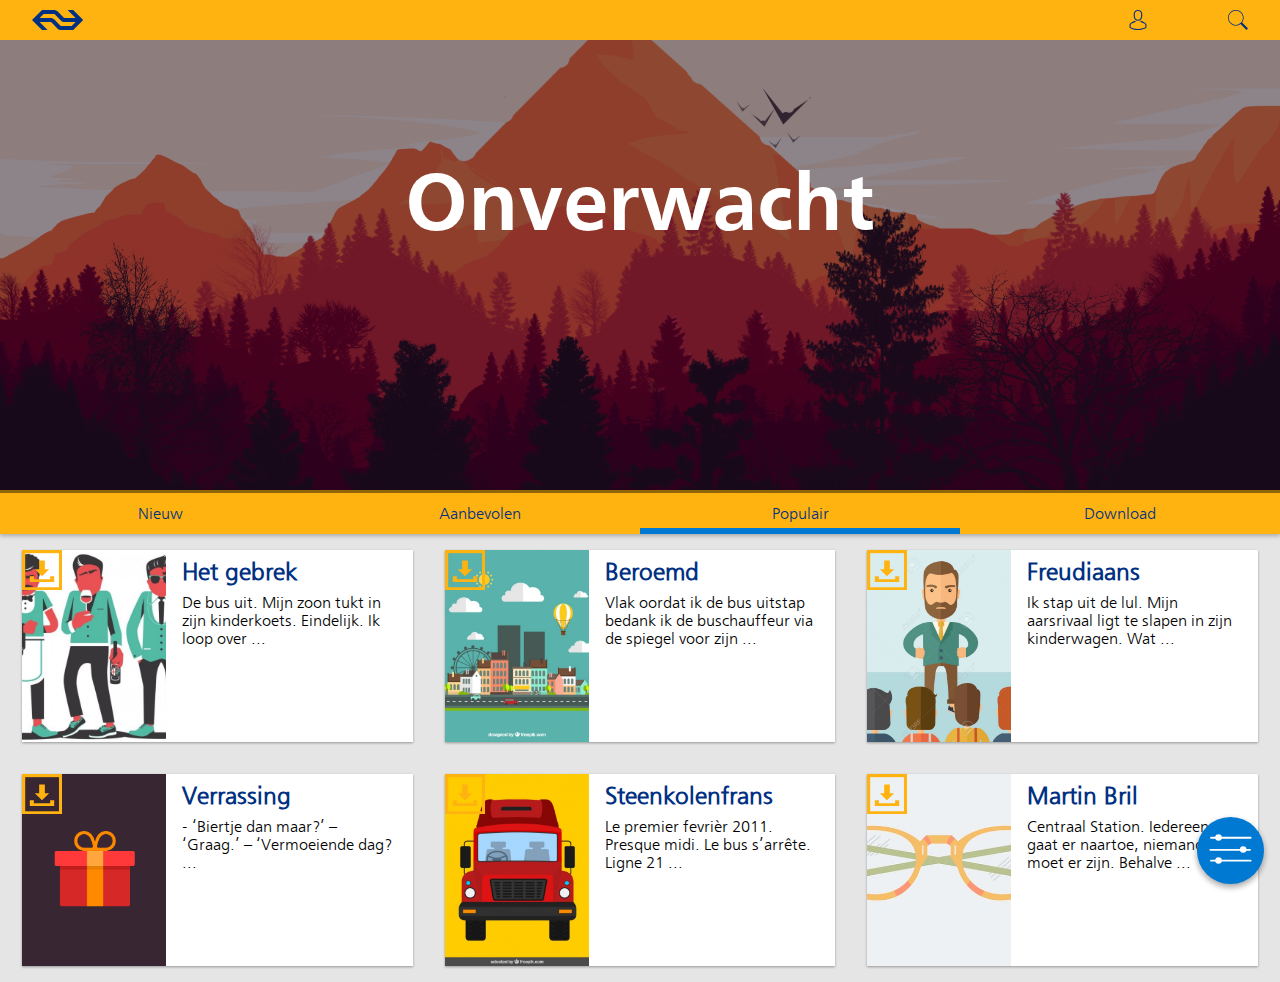
<file: populair.html>
<!DOCTYPE html>
<html lang="nl">

<head>
    <meta charset="UTF-8">
    <meta name="viewport" content="width=device-width, initial-scale=1.0">
    <link rel="stylesheet" href="stylesheet/stylesheet.css">
    <title>Home Page</title>
</head>


<body>
    <header>

        <!--bovenste navigatie-->
        <ul>
            <li>
                <a href="index.html"><img src="icon/nslogo.svg" alt="Home"></a>
            </li>
            <li>
                <a href="registreren.html"><img src="icon/person.svg" alt="Aanmelden"></a>
            </li>
            <li>
                <a href="#"><img src="icon/search.svg" alt="Zoeken"></a>
            </li>
        </ul>

        <!--uitgelicht-->
        <section>
          <article class="uitgelicht">
              <h1>Onverwacht</h1>
              <a href="#"><img src="image/foto4.png" alt="oude stel"></a>
          </article>

          <article class="uitgelicht">
              <h1>Paranoia</h1>
              <a href="#"><img src="image/foto1.png" alt="oude stel"></a>
          </article>

          <article class="uitgelicht">
              <h1>Ongeluk</h1>
              <a href="#"><img src="image/foto2.jpg" alt="oude stel"></a>
          </article>
        </section>

        <!--hoofd navigatie-->
        <nav>
            <ul>
                <li><a href="index.html">Nieuw</a></li>
                <li><a href="aanbevolen.html">Aanbevolen</a></li>
                <li class="navLocation"><a href="populair.html">Populair</a></li>
                <li><a href="download.html">Download</a></li>
            </ul>
        </nav>

    </header>


    <main class="overzicht">

      <article>
          <a href="#">
              <img class="download" src="icon/download.svg" alt="download">
              <img src="image/foto6.jpg" alt="">
              <h2>Het gebrek</h2>
              <p>De bus uit. Mijn zoon tukt in zijn kinderkoets. Eindelijk. Ik loop over</p>
          </a>
      </article>

        <article>
            <a href="#">
                <img class="download" src="icon/download.svg" alt="download">
                <img src="image/foto2.jpg" alt="">
                <h2>Beroemd</h2>
                <p>Vlak oordat ik de bus uitstap bedank ik de buschauffeur via de spiegel voor zijn</p>
            </a>
        </article>

        <article>
            <a href="#">
                <img class="download" src="icon/download.svg" alt="download">
                <img src="image/foto3.jpg" alt="">
                <h2>Freudiaans</h2>
                <p>Ik stap uit de lul. Mijn aarsrivaal ligt te slapen in zijn kinderwagen. Wat</p>
            </a>
        </article>
        <article>
            <a href="#">
                <img class="download" src="icon/download.svg" alt="download">
                <img src="image/foto1.png" alt="">
                <h2>Verrassing</h2>
                <p>- ‘Biertje dan maar?’ – ‘Graag.’ – ‘Vermoeiende dag?</p>
            </a>
        </article>

        <article>
            <a href="#">
                <img class="download" src="icon/download.svg" alt="download">
                <img src="image/foto4.jpg" alt="">
                <h2>Steenkolenfrans</h2>
                <p>Le premier fevrièr 2011. Presque midi. Le bus s’arrête. Ligne 21</p>
            </a>
        </article>

        <article>
            <a href="#">
                <img class="download" src="icon/download.svg" alt="download">
                <img src="image/foto5.jpg" alt="">
                <h2>Martin Bril</h2>
                <p>Centraal Station. Iedereen gaat er naartoe, niemand moet er zijn. Behalve</p>
            </a>
        </article>

        <button  id="filterButton" type="button" name="filter"><img src="icon/filter.svg" alt="filter"></button>

        <!--filter sectie-->
        <section class="filter">

            <h2>Filter</h2>

            <section class="genre">
                <input type="checkbox" id="correspondentie">
                <label for="correspondentie">correspondentie</label>
                <input type="checkbox" id="fictie">
                <label for="fictie">fictie</label>
                <input type="checkbox" id="non-fictie">
                <label for="non-fictie">non-fictie</label>
                <input type="checkbox" id="opinie">
                <label for="opinie">opinie</label>
                <input type="checkbox" id="kort">
                <label for="kort">kort</label>

            </section>

            <section class="duur">
                <label for="duur">Duur</label>
                <input type="range" id="duur" min="0" max="60" step="10" value="60" oninput="duurValue.value = duur.value" >
                <output name="duurValue" id="duurValue">60 min</output>
            </section>

            <section class="datum">
                <label for="datum">Datum</label>
                <input type="month" id="maand">
            </section>

            <button type="button" name="annuleren">Annuleren</button>
            <button type="button" name="toepassen">Toepassen</button>
        </section>

    </main>

</body>

<script src="script/script.js"></script>

</html>
</file>
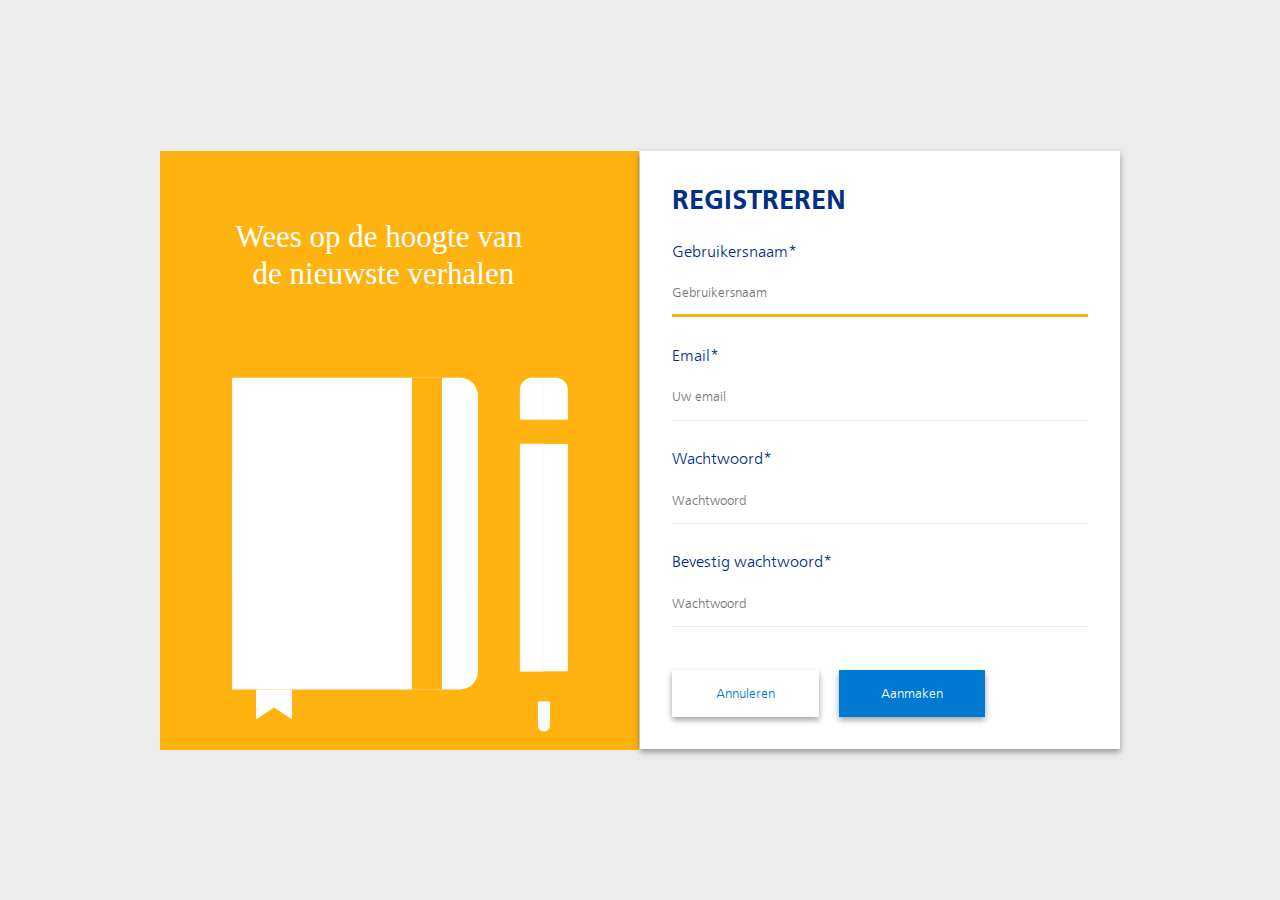
<file: registreren.html>
<!DOCTYPE html>
<html lang="nl">


<head>
    <meta charset="UTF-8">
    <meta name="viewport" content="width=device-width, initial-scale=1.0">
    <title>Login</title>
    <link rel="stylesheet" href="stylesheet/stylesheet.css">
</head>


<body>

    <main>
        <section class="aanmelden">
            <!--een carousel met instructie-->
            <section class="instructie">
                <img src="image/registreren/foto1.svg" alt="Op de hoogte blijven">
            </section>

            <!--De form om te registreren-->
            <form>
                <fieldset>
                    <legend>REGISTREREN</legend>
                    <label for="username">Gebruikersnaam*</label>
                    <input type="text" id="username" placeholder="Gebruikersnaam" autofocus=""  pattern=".{3,}" required="">
                    <label for="email">Email*</label>
                    <input type="email" id="email" placeholder="Uw email" required="">
                    <label for="password">Wachtwoord*</label>
                    <input type="password" id="password" placeholder="Wachtwoord" pattern=".{3,}" required>
                    <label for="re_password">Bevestig wachtwoord*</label>
                    <input type="password" id="re_password" placeholder="Wachtwoord" pattern=".{3,}" required>
                </fieldset>
                <button type="button" name="annuleren">Annuleren</button>
                <button type="submit" name="aanmaken">Aanmaken</button>
            </form>
        </section>

    </main>

</body>


</html>
</file>
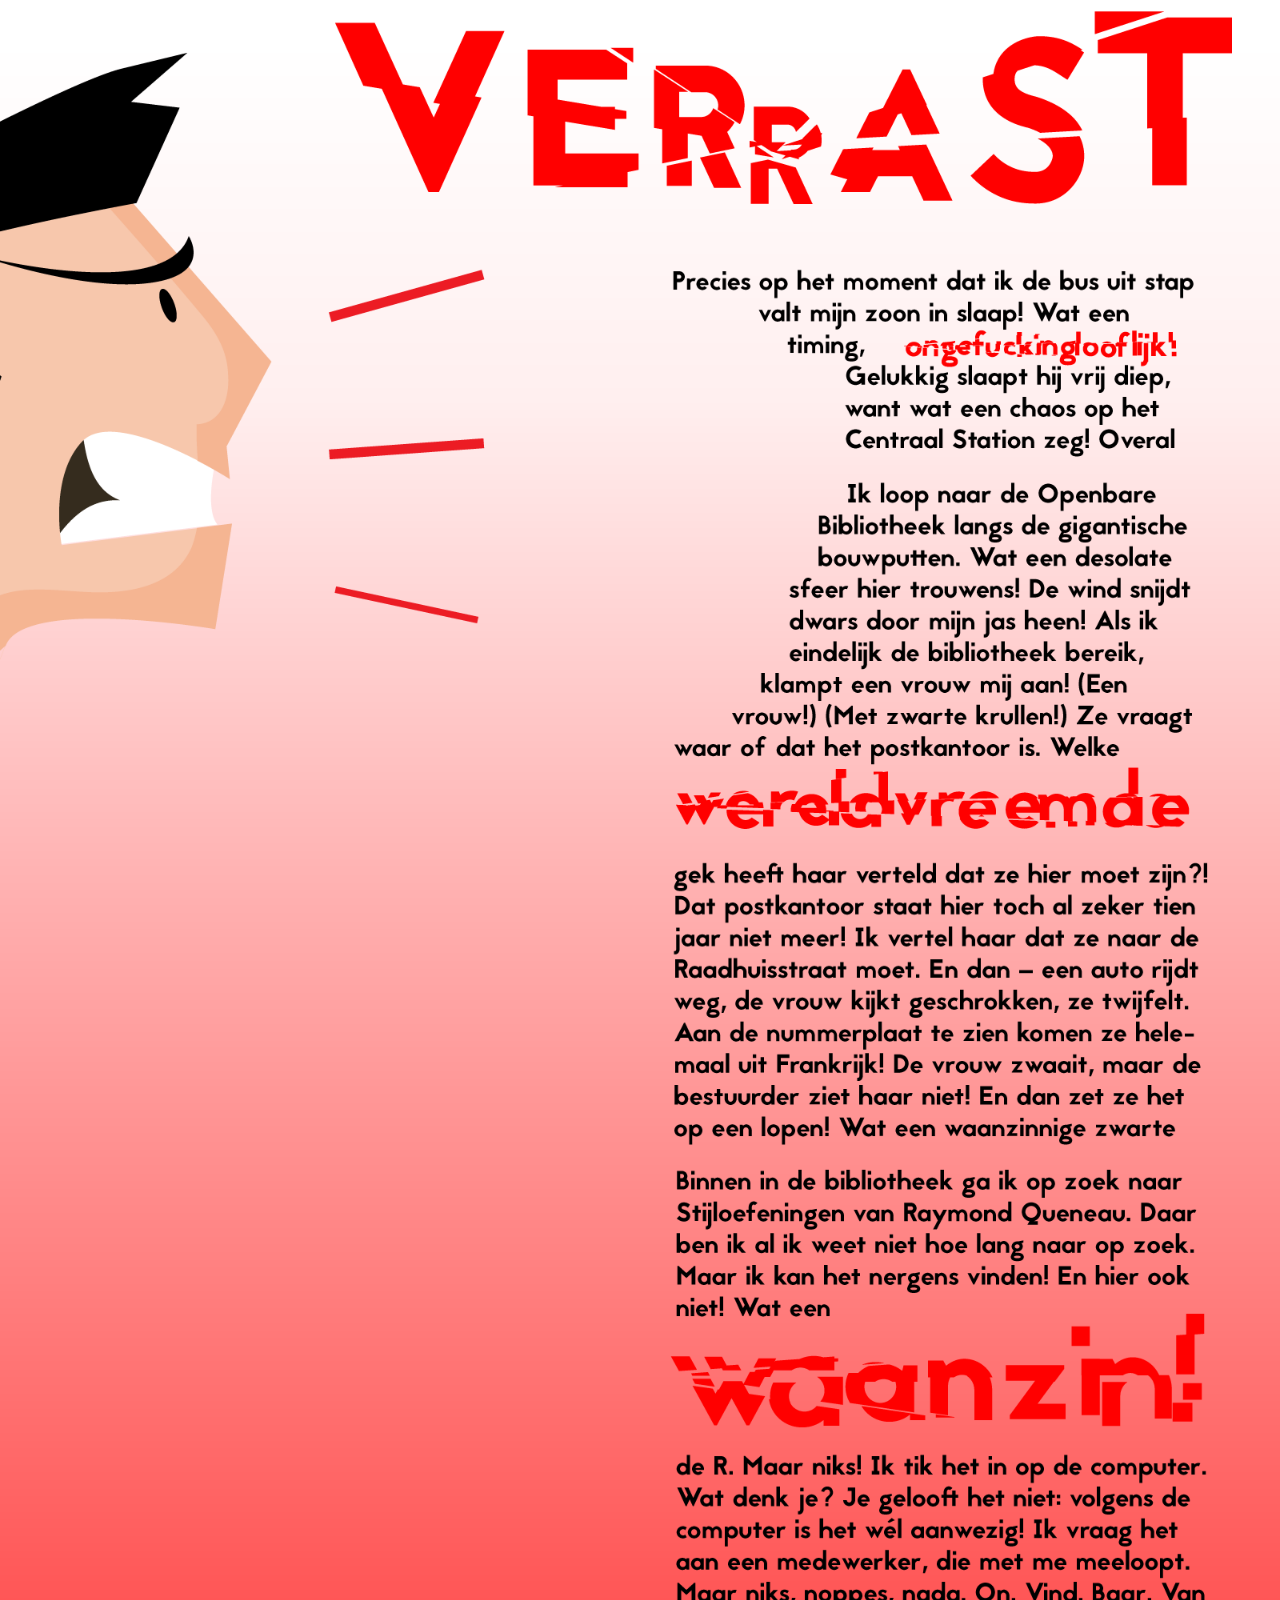
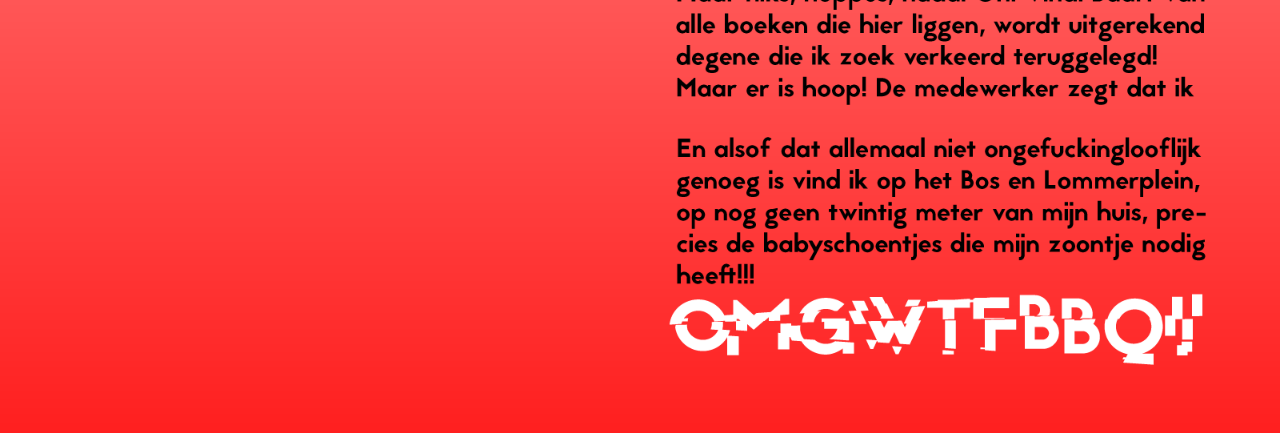
<file: verrast.html>
<!DOCTYPE html>
<html lang="nl">
<head>
  <meta charset="UTF-8">
  <meta name="viewport" content="width=device-width, initial-scale=1.0">
  <title>Oneluk</title>
  <link rel="stylesheet" href="stylesheet/stylesheet.css">
</head>

<body>
<main class="verhaal_responsive">
<section>
<img class="img_desktop" src="image/verhalen/verrast_desktop.png" alt="verrrast">
<img class="img_tablet" src="image/verhalen/verrast_tablet.png" alt="verrast">
<img class="img_mobile" src="image/verhalen/verrast_tablet.png" alt="verrast">

</section>
</main>
</body>

<script src="script/script.js"></script>
</html>
</file>
<file: stylesheet/stylesheet.css>
@font-face {
    font-family: nssans;

    src: url("../font/nssans.woff"),
    url("../font/nssans.ttf");
}

@font-face{
    font-family: nssansbold;

    src: url("../font/nssansbold.ttf");
}

:root {
    --primary-color: #FFB310;
    --secondary-color: #003082;
    --accent-color: #0079d3;
    --background-color:rgba(10,10,10,0.08);
    --button-height: 3.5em;
}

* {
    box-sizing: border-box;
    margin: 0;
    padding: 0;

    -webkit-transition: all .5s;
    transition: all .5s;

    font-family: nssans,Segoe UI,Myriad,Verdana,sans-serif;
}

main {
    display: -webkit-box;
    display: -webkit-flex;
    display: -ms-flexbox;
    display: flex;

    -webkit-flex-wrap: wrap;
    -ms-flex-wrap: wrap;
    flex-wrap: wrap;
}

h1, h2, h3, h4{
    color:var(--secondary-color);
}

h1 {
    color: var(--secondary-color);

    font-family: nssans_bold,Segoe UI,Myriad,Verdana,sans-serif;
    font-size: 1.5em;
}

a {
    -webkit-transition: all 0.3s cubic-bezier(0.26, 0.71, 0.16, 1.04);
    transition: all 0.3s cubic-bezier(0.26, 0.71, 0.16, 1.04);
    text-decoration: none;
}

button {
    width: 11em;
    height: var(--button-height);
    margin-top: 2rem;

    -webkit-transition: all 0.3s cubic-bezier(.25, .8, .25, 1);
    transition: all 0.3s cubic-bezier(.25, .8, .25, 1);

    color:white;
    border: none;
    background-color: var(--accent-color);
    box-shadow: 0 3px 6px rgba(0, 0, 0, 0.16), 0 3px 6px rgba(0, 0, 0, 0.23);
}

button:hover{
    cursor:pointer;

    box-shadow: 0 14px 28px rgba(0, 0, 0, 0.25), 0 10px 10px rgba(0, 0, 0, 0.22);
}

button[name="annuleren"]{
    margin-right:1rem;

    color:var(--accent-color);
    background-color:transparent;
}

/*******************************************Header***************************/


/*navigatie*/

header:hover{
    cursor:pointer;
}

header ul {
    display: -webkit-box;
    display: -webkit-flex;
    display: -ms-flexbox;
    display: flex;

    height: 2.5rem;
    padding: 0 2em;

    list-style: none;

    background-color: var(--primary-color);

    -webkit-box-pack: end;
    -webkit-justify-content: flex-end;
    -ms-flex-pack: end;
    justify-content: flex-end;
    -webkit-box-align: center;
    -webkit-align-items: center;
    -ms-flex-align: center;
    align-items: center;
    -webkit-flex-wrap: wrap;
    -ms-flex-wrap: wrap;
    flex-wrap: wrap;
}


/*de iconen heeft de 50% hoogte van de ul (logo,search en aanmelden)*/

header li {
    height: 50%;
}


/*zorgt dat de logo aan de linker kant van de nav komt*/

header > ul li:first-child {
    margin-right: auto;
}


/*margin tussen login en search*/

header > ul li:nth-child(2) {
    margin-right: 5rem;
}

/*uitgelicht*/
.uitgelicht{
    display:hidden;
}

.uitgelicht img{
    -webkit-animation-name: uitgelichtFade;
    animation-name: uitgelichtFade;
    -webkit-animation-duration: 2s;
    animation-duration: 2s;
}
header section article{
    margin:0;
    padding:0;
}

header section {
    position: relative;
}


/*overlay over de image. bron: http://stackoverflow.com/questions/23935758/gradient-over-img-tag-using-css*/

header section:after {
    position: absolute;
    top: 0;
    left: 0;

    width: 100%;
    height: 99.7%;

    content: '';

    background-color: rgba(0, 0, 0, 0.43);
}


/*h1 centreren op basis van de image*/

header h1 {
    position: absolute;
    z-index: 2;
    top: 25%;

    width: 100%;

    text-align: center;

    color: white;

    font-family: nssansbold,Segoe UI,Myriad,Verdana,sans-serif;
    font-size: 5em;
}

header section article p{
    position:absolute;
    z-index:2;
    top:55%;

    width:100%;
    margin-left:auto;
    padding:0 20%;

    text-align:center;

    color:white;

    font-size:1.6em;
}


/*de lijn tussen de main nav en uitlicht is verborgen*/

header section a {
    background-color:var(--primary-color);
}

/*uitgelicht afbeelding*/

header img {
    width: 100%;
    height: 50vh;
    margin: 0;
    padding: 0;

    -o-object-fit: cover;
    object-fit: cover;
}


/*zorgt dat de plaatje in de container past*/

header ul img {
    width: initial;
    height: 100%;
}

headr ul li form{
  position:relative;
}

ul li form input[type="text"]{
  position:absolute;
  z-index: 3;
  top:0.3rem;
  right:2em;

  width: 0;
  height:2rem;
  padding-right: 4rem;
  padding-left:.2rem;

  cursor: pointer;
  -webkit-transition: width .4s cubic-bezier(0.000, 0.795, 0.000, 1.000);
  transition: width .4s cubic-bezier(0.000, 0.795, 0.000, 1.000);

  color: var(--secondary-color);
  border: none;
  outline: none;
  background-color: transparent;

  font-size:1.2em;
}


ul li form input[type="text"]:focus {
  z-index: 1;

  width: 20em;

  cursor: text;

  border-bottom: 1px solid var(--secondary-color);
  background-color: var(--primary-color);
}

ul li form input[type="submit"] {
  position: absolute;
  z-index: 2;
  top: 0.3rem;
  right: 2rem;

  display: inline-block;

  width: 2em;
  height: 2em;

  cursor: pointer;
  text-indent: 100px;

  border: none;
  outline:none;
  background-color:transparent;
  background-image:url("../icon/search.svg");
  background-repeat:no-repeat;
  background-size:2em 2em;;;
}

.navLocationCheck{
    border-bottom: var(--accent-color) solid 0.4rem;
}

/*main navigatie*/

nav ul {
    padding: 0;

    box-shadow:0 2px 4px rgba(0, 0, 0, 0.26);
}


/*li neemt vult alle ruimte van ul*/

nav ul li {
    position:relative;

    width: 25%;
    height: 100%;

    text-align: center;

    line-height: 2.5em;
    /*elk menu krijgt 25% van de breedte*/
}


/*zorgt dat link de hele li vult*/

nav ul li a {
    display: block;

    width: 100%;
    height: 100%;

    color: var(--secondary-color);
    background-color: var(--primary-color);
}

nav ul li a:hover{
    box-shadow: 0 14px 28px rgba(0, 0, 0, 0.25), 0 10px 10px rgba(0, 0, 0, 0.22);
}



/****************************main overzicht*********************************/

.overzicht {
    background-color: rgba(0, 0, 0, 0.1);

    -webkit-box-pack: center;
    -webkit-justify-content: center;
    -ms-flex-pack: center;
    justify-content: center;
}


/*formaat van de section in overzicht*/

.overzicht article {
    width: 22em;
    height: 16em;
    margin: 1rem;

    background-color:white;
    box-shadow: 0 1px 3px rgba(0, 0, 0, 0.12), 0 1px 2px rgba(0, 0, 0, 0.24);
}

/*zorgt dat de link de hele ruimte van de sectin in beslag neemt*/

.overzicht a {
    position:relative;

    display: block;
    overflow: hidden;

    width: 100%;
    height: 100%;
    padding-bottom: 1.5em;
}


/*plaatje in de link neemt maar een gedeelte van de ruimte in beslag*/

.overzicht article a img {
    width: 100%;
    height: 60%;

    -o-object-fit: cover;
    object-fit: cover;
}


.overzicht .download{
    position:absolute;
    z-index:1;
    top:0;

    width:2.5em;
    height:auto;
    margin:0;
}

.overzicht article h2 {
    margin: 0.5rem 1rem;

    color: var(--secondary-color);
}

.overzicht article p {
    margin: 0 1rem;

    color: black;
}


/*voegt ... toe aan de html (achter de p)*/

.overzicht article p::after {
    content: " ..."
}


/*filter button*/

.overzicht >button {
    position: fixed;
    right: 1rem;
    bottom: 1rem;

    width: 5em;
    height: 5em;

    border-radius: 50%;
    outline: none;
    background-color: var(--accent-color);
}

.overzicht button img {
    height: 80%;

    border-radius:50%;
}

/*Progressie bar*/

article a div{
    position:absolute;
    top:0;
    left:0;

    display:block;

    width:0;
    height:2.5em;

    background-color:var(--primary-color);
}


.progressieBarActive{
    -webkit-animation: progressieBar cubic-bezier(0, 0, 0.9, 0.37) 2s;
    animation: progressieBar cubic-bezier(0, 0, 0.9, 0.37) 2s;
}

/************************************Filter****************************************/
.filter{
    position:fixed;
    z-index:4;
    top:110vh;

    display:-webkit-box;
    display:-webkit-flex;
    display:-ms-flexbox;
    display:flex;

    max-width:28.25em;
    padding:2rem;

    -webkit-transition: all 1s;
    transition: all 1s;

    background-color:white;
    box-shadow: 0 3px 6px rgba(0, 0, 0, 0.16), 0 3px 6px rgba(0, 0, 0, 0.23);

    -webkit-flex-wrap:wrap;
    -ms-flex-wrap:wrap;
    flex-wrap:wrap;
    -webkit-box-pack:justify;
    -webkit-justify-content:space-between;
    -ms-flex-pack:justify;
    justify-content:space-between;
}

.showFilter{
    top:20vh;

    background-color:red;
}


.filter h2{
    font-size:2em;
}

.filter label{
    color:var(--secondary-color);

    font-size:1.3em;
}

.genre{
    display:-webkit-box;
    display:-webkit-flex;
    display:-ms-flexbox;
    display:flex;

    margin-top:2rem;

    -webkit-flex-wrap:wrap;
    -ms-flex-wrap:wrap;
    flex-wrap:wrap;
}

.genre input[type=checkbox]{
    display: none;
}

.genre input[type=checkbox]:checked + label{
    background-color:var(--primary-color);

}


.genre label{
    width:auto;
    margin:0.1em;
    padding:0.4em 1.5em;

    border:solid 1px var(--primary-color);
}

.duur, .datum{
    display:-webkit-box;
    display:-webkit-flex;
    display:-ms-flexbox;
    display:flex;

    width:100%;
    margin-top:2rem;
}

.duur input, .datum input{
    width:50%;
    margin-left:auto;
}

#duurValue{
    position:absolute;
    top:13em;
    right:2em;
}


/************************************Recent*****************************************/
.recent{
    position:fixed;
    z-index:2;
    top:0;
    right:0;
    left:100vw;

    width:15em;
    height:100%;
    padding:1em;

    border:solid var(--accent-color);
    border-right:none;
    background-color: rgb(216, 213, 213);
}

.recent p{
    color:var(--secondary-color);

    font-size:1.2em;
}

.overzicht .recent a{
    width:11.8em;
    height:13em;
    margin-top:1em;

    background-color:white;
    box-shadow: 0 3px 6px rgba(0, 0, 0, 0.16), 0 3px 6px rgba(0, 0, 0, 0.23);
}

.overzicht .recent article{
    margin:0;

    background-color:white;
    box-shadow:none;
}

.overzicht .recent article p{
    margin:0;
    margin-left:0.1em;

    color: var(--secondary-color);
}
.recent article img{
    width:100%;
    height:90%;

    -o-object-fit:cover;
    object-fit:cover;
}

.recent button{
    position:absolute;
    position:relative;
    bottom: 35vh;
    left:-6.8em;

    width:7em;
    height:4.5em;
    padding-bottom:0.5em;

    -webkit-transform:rotate(90deg);
    transform:rotate(90deg);

    outline:none;

    font-size:1em;
}

.recent button img{
    position:absolute;
    bottom:0.3rem;
    left:30%;

    height:1.5em;;
}


/*********************************** Registreren************************************/

.aanmelden{
    display:-webkit-box;
    display:-webkit-flex;
    display:-ms-flexbox;
    display:flex;

    width:100vw;
    height:100%;
    min-height:100vh; /*wanneer de scherm groter is dan de form, zorgt dan dat de het aanmeld section de hele scherm vult*/
    padding: 5%;

    color:var(--secondary-color);
    background-color: var(--background-color);

    -webkit-box-pack:center;
    -webkit-justify-content:center;
    -ms-flex-pack:center;
    justify-content:center;
    -webkit-box-align:center;
    -webkit-align-items:center;
    -ms-flex-align:center;
    align-items:center;
}
.aanmelden form {
    width:100%;
    max-width: 30em;
    height:10%;
    padding:2rem;

    color: var(--secondary-color);
    background-color:white;
    box-shadow: 0 3px 6px rgba(0, 0, 0, 0.16), 0 3px 6px rgba(0, 0, 0, 0.23);
}

.aanmelden form input {
    display: block;

    width: 100%;
    height: 3.5em;
    margin: 0.7em 0 2.2em 0;

    border: none;
    border-bottom:solid 1px var(--background-color);
}

.aanmelden form input:valid{
  transition:all 15s;

  background-color: hsla(94, 91%, 74%, 0.4);
}

.aanmelden form input:focus {
    -webkit-transition: none;
    transition:none;

    border-bottom:solid 0.2rem var(--primary-color);
    outline: none;
}

.aanmelden form button {
    width: 11em;
    height: var(--button-height);
    margin-top: 1em;

    color: white;
    border: none;
    background-color: var(--accent-color);
}

.aanmelden fieldset {
    border: none;
}

.aanmelden legend {
    margin-bottom: 1.7rem;

    font-family:nssansbold;
    font-size:1.7em;
}

.aanmelden form button[name="annuleren"]{
    margin-right:1rem;

    color:var(--accent-color);
    background-color:transparent;
}

/*instructie sectie van aamelden*/
.instructie{
    display:none;

    width:30em; /*zelfde als form van registreren*/
    height:37.438em; /*599px zelfde hoogte als aanmeld form*/
    }

.instructie img{
    width:100%;
    height:100%;

    -o-object-fit:cover;
    object-fit:cover;
    }

/*********************************************Detail pagina*****************************/
.verhalen{
    display:-webkit-box;
    display:-webkit-flex;
    display:-ms-flexbox;
    display:flex;

    background-color:#eaeaea;

    -webkit-box-pack:center;
    -webkit-justify-content:center;
    -ms-flex-pack:center;
    justify-content:center;
}

.verhalen p{
    margin-top:1em;
}

span+p::first-letter {
    float: left;

    margin: 0.25em 0.1em 0.12em 0;

    color: var(--secondary-color);

    font-size: 4em;
}

.verhalen article {
    max-width: 30em;
    padding: 2em;

    background-color:#fbfbfb;

    font-size:1.2em;
}

.storie_main_container {
    display: -webkit-box;
    display: -webkit-flex;
    display: -ms-flexbox;
    display: flex;

    -webkit-box-pack: center;
    -webkit-justify-content: center;
    -ms-flex-pack: center;
    justify-content: center;
}

.storie {
    display: -webkit-box;
    display: -webkit-flex;
    display: -ms-flexbox;
    display: flex;

    -webkit-flex-wrap: wrap;
    -ms-flex-wrap: wrap;
    flex-wrap: wrap;
}

/***************************************Paranoiverhaal***********************/
.paranoia-background{
  position:fixed;
  z-index:2;
  top:0;

  overflow:hidden;

  width:100vw;
  height:100vh;

  color:#ab0b0b;
  background-color:#efefef;

  font-size: 1.1em;
}

.paranoiaVerhaal section{
  position:relative;
  z-index:3;

  display:flex;

  width:100%;

  justify-content:center;
}

.paranoiaVerhaal article{
}

.paranoiaVerhaal article img{
  display:block;

  width:70%;
  height:70%;
  margin:0 auto;
  margin-top:4em;

  border:none;
  border-radius:50%;
  background-color:white;

  object-fit:cover;
}

.paranoiaVerhaal article div{
}

.paranoiaVerhaal article p{
  max-width:29em;
  margin:0 auto;
  padding-top:2em;
  padding-right:5%;
  padding-left:5%;

  background-color:white;

  font-size:1.6em;
  line-height:1.3em;
}

.paranoiaVerhaal article .p_paranoia{
  margin-top:-10em;
  padding-top:10em;
}

.verhaal_responsive section{
  width:100vw;

  background-color:red;
}

.verhaal_responsive section img{
  width:100%;
}

.img_mobile{
  display:block;
}

.img_tablet, .img_desktop{
  display:none;
}

/**********************************************Animatie************************************/
@-webkit-keyframes uitgelichtFade {
  from {opacity: .8}
  to {opacity: 1}
}
@keyframes uitgelichtFade {
  from {opacity: .8}
  to {opacity: 1}
}

@-webkit-keyframes progressieBar{
    0% {
        width: 0
    }

    80%{
        width:100%;
    }

    100%{
        width:0;
    }
}

@keyframes progressieBar{
    0% {
        width: 0
    }

    80%{
        width:100%;
    }

    100%{
        width:0;
    }
}

/**********************************************Media queries*******************************/

@media (max-width:19.999em) {
    /*uitgelicht sectie word verwijderd*/
    header section {
        display: none;
    }
    /*zorgt dat de hoofd nav onder elkaar komt*/
    nav ul li {
        width: 100%;
    }
    /*zorg dat de menu en overzicht niet overllappen*/
    .overzicht {
        margin-top: 7.5rem;
        margin-bottom:0.5rem;

        font-size:120%;
    }

    .recent button{
        font-size:initial;
    }
}

@media (max-width:34.649){

}


/*Als de tekst van de detail pagina niet meer leesbaar word*/

@media (min-width:34.650em) {
    .body_bigger_than_mobile {
        background-color: #e8e8e8;
    }

    /*pas als ik aan de detail tekst ga werken
    article {
        background-color: white;
        padding: 4.5em;
    }

    */

    /*uitgelicht sectie (header van de homepage)*/
    .uitgelicht span {
        margin-bottom: 1.5rem;
    }

    /*verijder deze code later als carousel klaar is
    .uitgelicht p {
        font-size: 1.4em;
        padding: 1.5rem;
        max-width: 25em;
    }
    */
    /*artikelen worden breder zodat deze gebruiken kan maken van de
        extra ruimte*/
    .overzicht article{
        display:inline-block;

        width:30em;
        height:12em;
    }

    .overzicht article a{
        padding-bottom:0;
    }

    /*afbeelding komt aan de linker kant*/
    .overzicht article a img{
        float:left;

        width:9em;/*a4 verhouding*/
        height:100%;
        margin-right:1em;
    }

        .img_tablet{
  display:block;
}

.img_desktop, .img_mobile{
  display:none;

    }


@keyframes progressieBar{
    0% {
        width: 0
    }

    80%{
        width:9em;
    }

    100%{
        width:0;
    }
}

}

@media (min-width:53em) {
    .body_bigger_than_mobile {
        background-color: #e8e8e8;
    }

    /*pas als ik aan de detal tekst ga werken
    article {
        background-color: white;
        padding: 4.5em;
    }

    */

 /*zorgt dat de artikelen klein worden zodat ze naast elkaar kunnnen*/
    .overzicht article{
        width:30.5%;
        height:12em;
    }

    /*toon de instructie van registreren*/
    .instructie{
        display:block;
    }

    .paranoiaVerhaal article img{
  width:60em;
  height:100%;

}

.paranoiaVerhaal article div{
  height:52em;
}

.img_desktop{
  display:block;
}

.img_tablet, .img_mobile{
  display:none;
}

}








.section_test{
    display:none;

    width:100px;
    height:100px;

    background-color:black;
}

.div_background{
    display:-webkit-box;
    display:-webkit-flex;
    display:-ms-flexbox;
    display:flex;

    width:100vw;
    height:100vh;

    background-color:gray;

    -webkit-box-pack:center;
    -webkit-justify-content:center;
    -ms-flex-pack:center;
    justify-content:center;
    -webkit-box-align:center;
    -webkit-align-items:center;
    -ms-flex-align:center;
    align-items:center;
}

.div_form{
    width:400px;
    height:400px;

    background-color:white;
}
</file>
